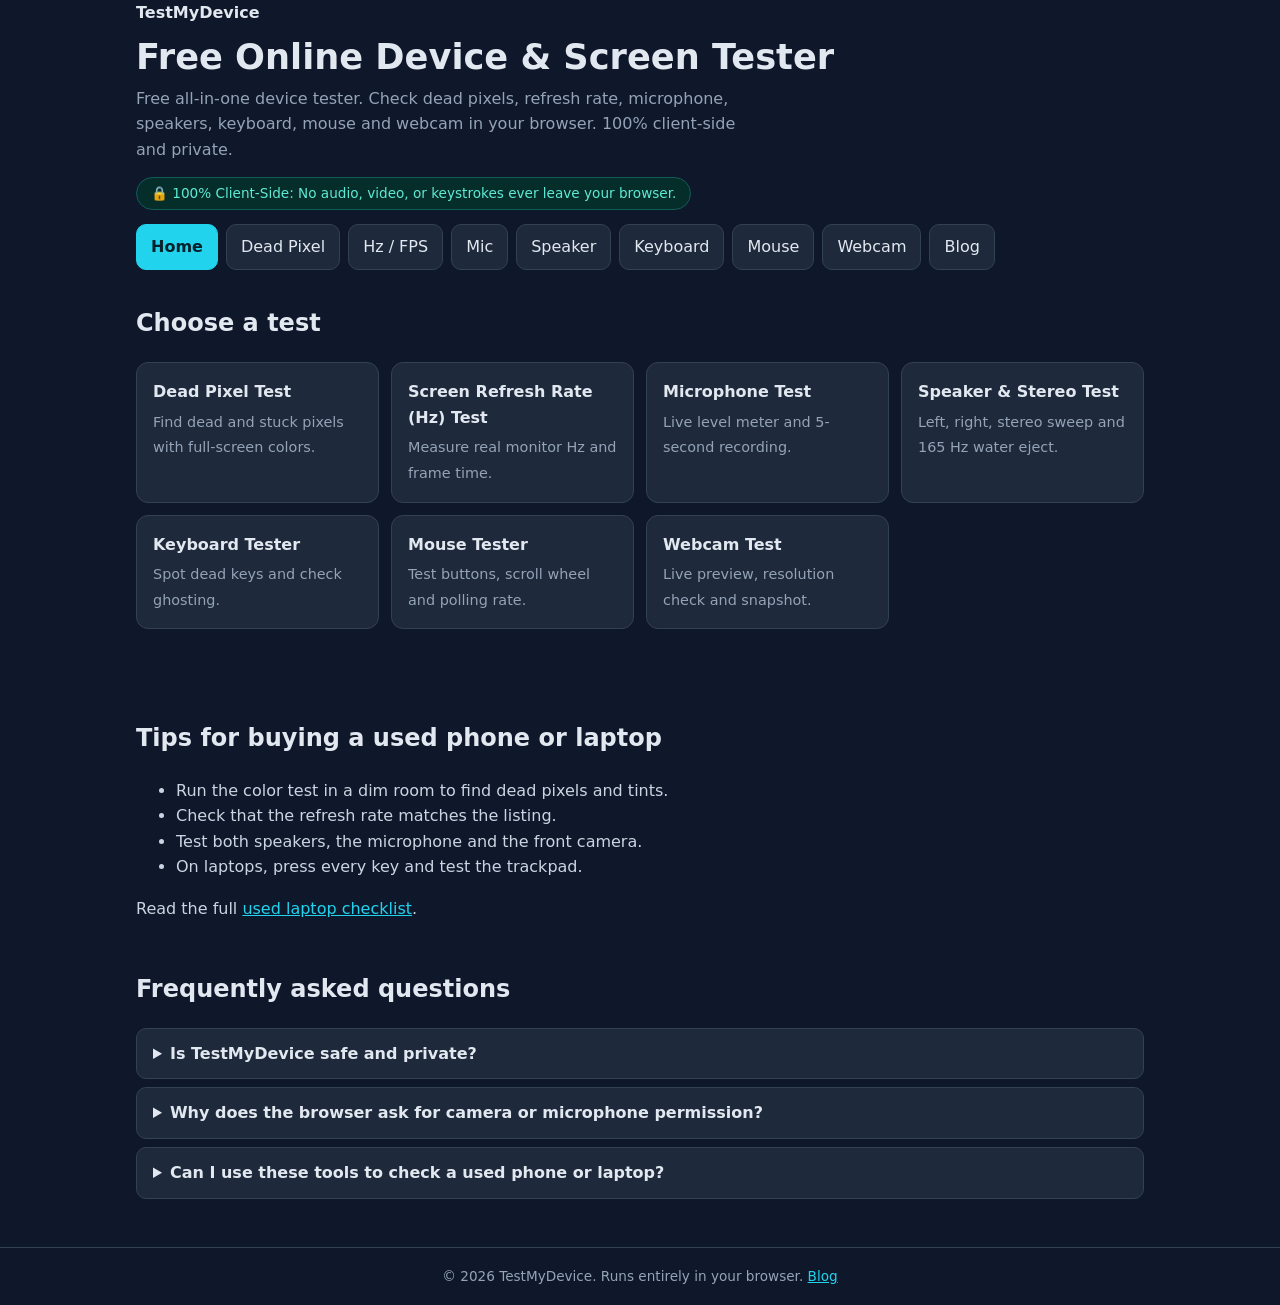
<file: index.html>
<!DOCTYPE html>
<html lang="en"><head><meta charset="utf-8"><meta name="viewport" content="width=device-width, initial-scale=1">
<title>TestMyDevice: Free Online Device Tester for Screen, Mic, Speaker, Keyboard &amp; Webcam</title><meta name="description" content="Free all-in-one device tester. Check dead pixels, refresh rate, microphone, speakers, keyboard, mouse and webcam in your browser. 100% client-side and private."><meta name="theme-color" content="#0f172a">
<link rel="canonical" href="https://testmydevice.shaor.workers.dev/"><link rel="stylesheet" href="/style.css">
<link rel="icon" href="data:image/svg+xml,%3Csvg xmlns='http://www.w3.org/2000/svg' viewBox='0 0 32 32'%3E%3Crect width='32' height='32' rx='7' fill='%230f172a'/%3E%3Crect x='6' y='8' width='20' height='13' rx='2' fill='none' stroke='%2322d3ee' stroke-width='2.5'/%3E%3Crect x='11' y='24' width='10' height='2.5' fill='%2322d3ee'/%3E%3C/svg%3E">
<meta property="og:type" content="website"><meta property="og:site_name" content="TestMyDevice"><meta property="og:title" content="TestMyDevice: Free Online Device Tester for Screen, Mic, Speaker, Keyboard &amp; Webcam"><meta property="og:description" content="Free all-in-one device tester. Check dead pixels, refresh rate, microphone, speakers, keyboard, mouse and webcam in your browser. 100% client-side and private."><meta property="og:url" content="https://testmydevice.shaor.workers.dev/"><meta name="twitter:card" content="summary">
<script type="application/ld+json">{"@context": "https://schema.org", "@graph": [{"@type": "WebSite", "name": "TestMyDevice", "url": "https://testmydevice.shaor.workers.dev/"}, {"@type": "WebApplication", "name": "TestMyDevice", "url": "https://testmydevice.shaor.workers.dev/", "applicationCategory": "UtilitiesApplication", "operatingSystem": "Any (modern web browser)", "offers": {"@type": "Offer", "price": "0", "priceCurrency": "USD"}, "description": "Free all-in-one device tester. Check dead pixels, refresh rate, microphone, speakers, keyboard, mouse and webcam in your browser. 100% client-side and private."}, {"@type": "FAQPage", "mainEntity": [{"@type": "Question", "name": "Is TestMyDevice safe and private?", "acceptedAnswer": {"@type": "Answer", "text": "Yes. Every test runs locally in your browser. Audio, video and keystrokes are never uploaded or stored."}}, {"@type": "Question", "name": "Why does the browser ask for camera or microphone permission?", "acceptedAnswer": {"@type": "Answer", "text": "Browsers require your explicit permission before a page can use them. Click Allow to run the test and revoke it any time in site settings."}}, {"@type": "Question", "name": "Can I use these tools to check a used phone or laptop?", "acceptedAnswer": {"@type": "Answer", "text": "Yes. Open the site in the device browser and run the screen, audio, keyboard and webcam tests while meeting the seller."}}]}]}</script></head><body>
<header class="w"><a class="brand" href="/">TestMyDevice</a><h1>Free Online Device &amp; Screen Tester</h1><p>Free all-in-one device tester. Check dead pixels, refresh rate, microphone, speakers, keyboard, mouse and webcam in your browser. 100% client-side and private.</p><span class="badge">&#128274; 100% Client-Side: No audio, video, or keystrokes ever leave your browser.</span></header>
<main class="w"><nav aria-label="Tools" id="tabs"><a href="/" aria-current="page">Home</a><a href="/dead-pixel-test/">Dead Pixel</a><a href="/refresh-rate-test/">Hz / FPS</a><a href="/mic-test/">Mic</a><a href="/speaker-test/">Speaker</a><a href="/keyboard-test/">Keyboard</a><a href="/mouse-test/">Mouse</a><a href="/webcam-test/">Webcam</a><a href="/blog/">Blog</a></nav><h2>Choose a test</h2><div class="tg"><a href="/dead-pixel-test/"><b>Dead Pixel Test</b><span>Find dead and stuck pixels with full-screen colors.</span></a><a href="/refresh-rate-test/"><b>Screen Refresh Rate (Hz) Test</b><span>Measure real monitor Hz and frame time.</span></a><a href="/mic-test/"><b>Microphone Test</b><span>Live level meter and 5-second recording.</span></a><a href="/speaker-test/"><b>Speaker &amp; Stereo Test</b><span>Left, right, stereo sweep and 165 Hz water eject.</span></a><a href="/keyboard-test/"><b>Keyboard Tester</b><span>Spot dead keys and check ghosting.</span></a><a href="/mouse-test/"><b>Mouse Tester</b><span>Test buttons, scroll wheel and polling rate.</span></a><a href="/webcam-test/"><b>Webcam Test</b><span>Live preview, resolution check and snapshot.</span></a></div><article class="seo"><h2>Tips for buying a used phone or laptop</h2><ul><li>Run the color test in a dim room to find dead pixels and tints.</li><li>Check that the refresh rate matches the listing.</li><li>Test both speakers, the microphone and the front camera.</li><li>On laptops, press every key and test the trackpad.</li></ul><p>Read the full <a href="/blog/check-used-laptop-before-buying/">used laptop checklist</a>.</p><h2>Frequently asked questions</h2><details><summary>Is TestMyDevice safe and private?</summary><p>Yes. Every test runs locally in your browser. Audio, video and keystrokes are never uploaded or stored.</p></details><details><summary>Why does the browser ask for camera or microphone permission?</summary><p>Browsers require your explicit permission before a page can use them. Click Allow to run the test and revoke it any time in site settings.</p></details><details><summary>Can I use these tools to check a used phone or laptop?</summary><p>Yes. Open the site in the device browser and run the screen, audio, keyboard and webcam tests while meeting the seller.</p></details></article></main>
<footer><div class="w">&copy; <span id="yr"></span> TestMyDevice. Runs entirely in your browser. <a href="/blog/">Blog</a></div></footer>
<script>document.getElementById("yr").textContent=new Date().getFullYear()</script></body></html>
</file>
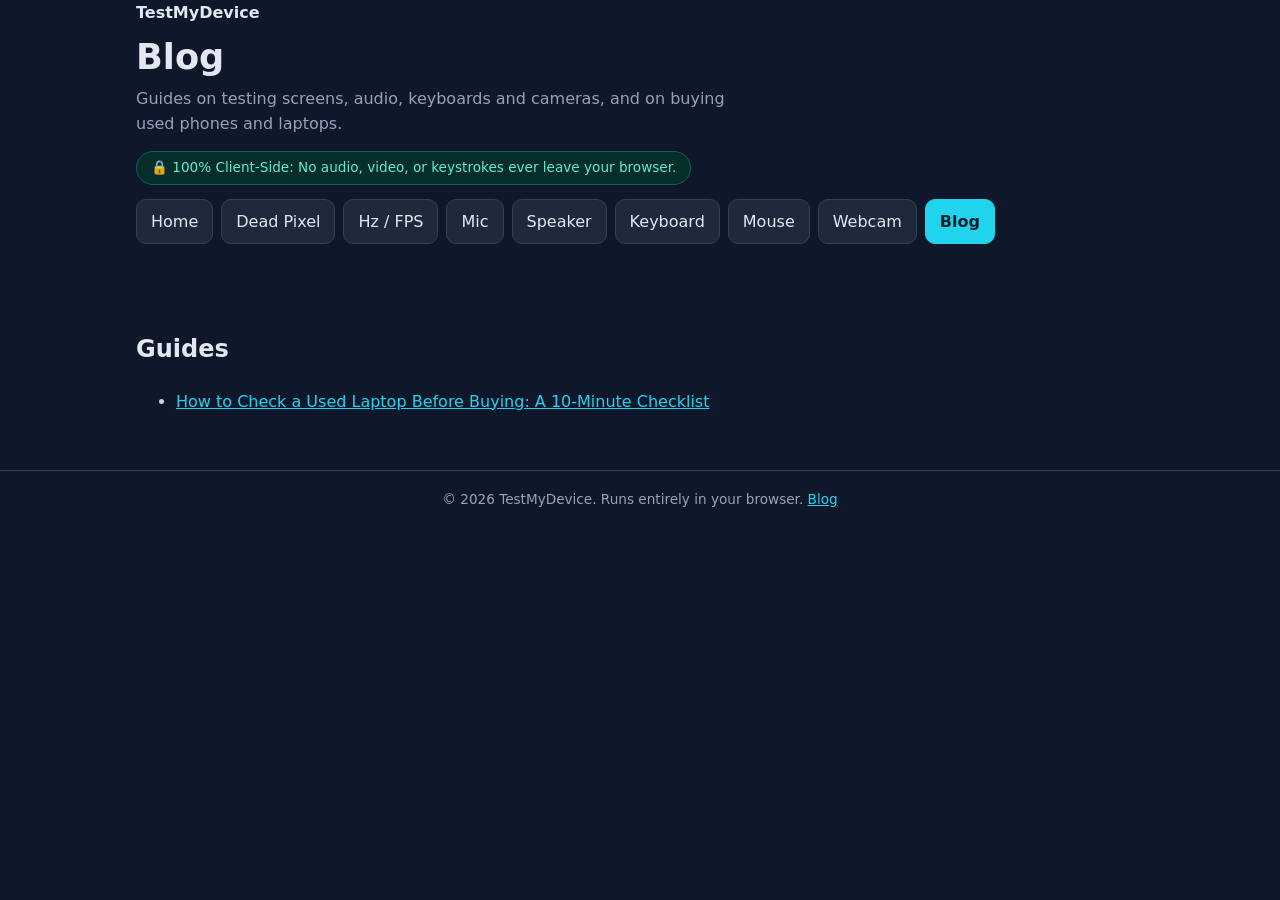
<file: blog/index.html>
<!DOCTYPE html>
<html lang="en"><head><meta charset="utf-8"><meta name="viewport" content="width=device-width, initial-scale=1">
<title>TestMyDevice Blog: Device Testing Guides</title><meta name="description" content="Guides on testing screens, audio, keyboards and cameras, and on buying used phones and laptops."><meta name="theme-color" content="#0f172a">
<link rel="canonical" href="https://testmydevice.shaor.workers.dev/blog/"><link rel="stylesheet" href="/style.css">
<link rel="icon" href="data:image/svg+xml,%3Csvg xmlns='http://www.w3.org/2000/svg' viewBox='0 0 32 32'%3E%3Crect width='32' height='32' rx='7' fill='%230f172a'/%3E%3Crect x='6' y='8' width='20' height='13' rx='2' fill='none' stroke='%2322d3ee' stroke-width='2.5'/%3E%3Crect x='11' y='24' width='10' height='2.5' fill='%2322d3ee'/%3E%3C/svg%3E">
<meta property="og:type" content="website"><meta property="og:site_name" content="TestMyDevice"><meta property="og:title" content="TestMyDevice Blog: Device Testing Guides"><meta property="og:description" content="Guides on testing screens, audio, keyboards and cameras, and on buying used phones and laptops."><meta property="og:url" content="https://testmydevice.shaor.workers.dev/blog/"><meta name="twitter:card" content="summary">
<script type="application/ld+json">{"@context": "https://schema.org", "@graph": [{"@type": "Blog", "name": "TestMyDevice Blog", "url": "https://testmydevice.shaor.workers.dev/blog/"}]}</script></head><body>
<header class="w"><a class="brand" href="/">TestMyDevice</a><h1>Blog</h1><p>Guides on testing screens, audio, keyboards and cameras, and on buying used phones and laptops.</p><span class="badge">&#128274; 100% Client-Side: No audio, video, or keystrokes ever leave your browser.</span></header>
<main class="w"><nav aria-label="Tools" id="tabs"><a href="/">Home</a><a href="/dead-pixel-test/">Dead Pixel</a><a href="/refresh-rate-test/">Hz / FPS</a><a href="/mic-test/">Mic</a><a href="/speaker-test/">Speaker</a><a href="/keyboard-test/">Keyboard</a><a href="/mouse-test/">Mouse</a><a href="/webcam-test/">Webcam</a><a href="/blog/" aria-current="page">Blog</a></nav><article class="seo"><h2>Guides</h2><ul><li><a href="/blog/check-used-laptop-before-buying/">How to Check a Used Laptop Before Buying: A 10-Minute Checklist</a></li></ul></article></main>
<footer><div class="w">&copy; <span id="yr"></span> TestMyDevice. Runs entirely in your browser. <a href="/blog/">Blog</a></div></footer>
<script>document.getElementById("yr").textContent=new Date().getFullYear()</script></body></html>
</file>
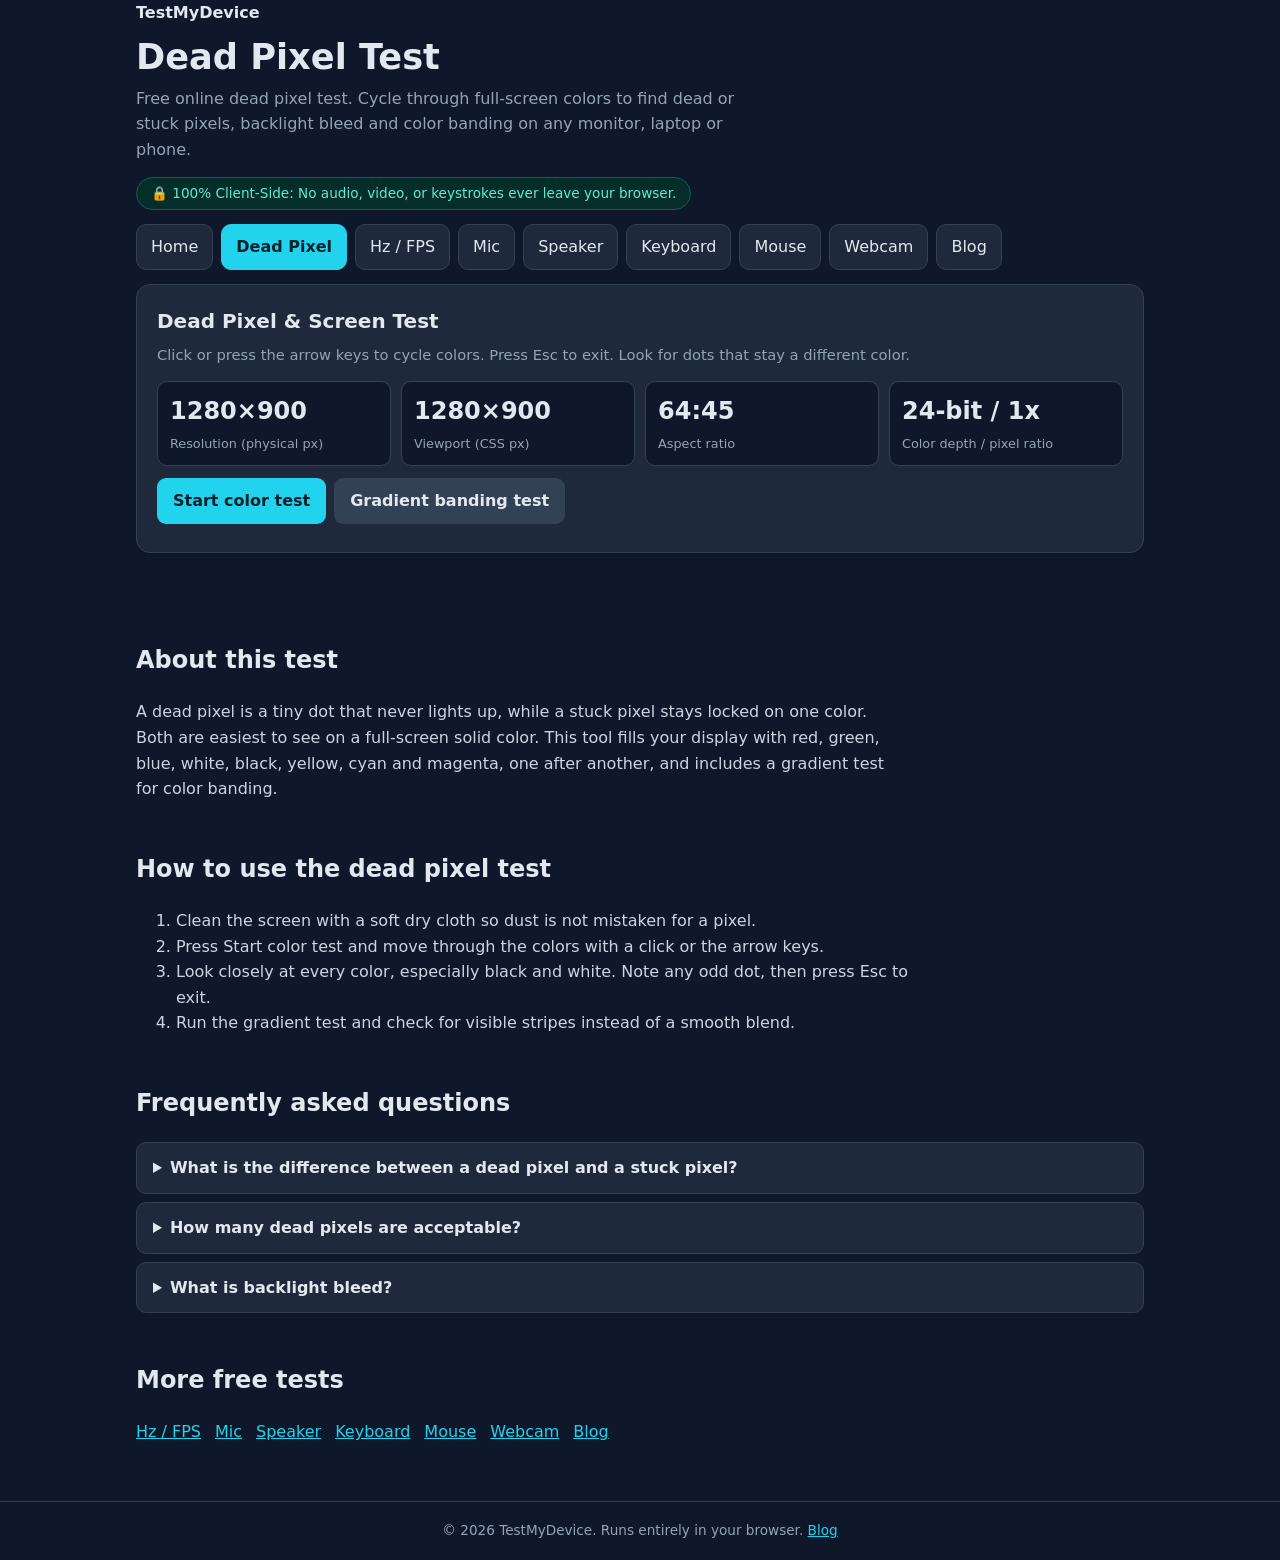
<file: dead-pixel-test/index.html>
<!DOCTYPE html>
<html lang="en"><head><meta charset="utf-8"><meta name="viewport" content="width=device-width, initial-scale=1">
<title>Dead Pixel Test: Free Online Screen Test for Stuck Pixels &amp; Backlight Bleed</title><meta name="description" content="Free online dead pixel test. Cycle through full-screen colors to find dead or stuck pixels, backlight bleed and color banding on any monitor, laptop or phone."><meta name="theme-color" content="#0f172a">
<link rel="canonical" href="https://testmydevice.shaor.workers.dev/dead-pixel-test/"><link rel="stylesheet" href="/style.css">
<link rel="icon" href="data:image/svg+xml,%3Csvg xmlns='http://www.w3.org/2000/svg' viewBox='0 0 32 32'%3E%3Crect width='32' height='32' rx='7' fill='%230f172a'/%3E%3Crect x='6' y='8' width='20' height='13' rx='2' fill='none' stroke='%2322d3ee' stroke-width='2.5'/%3E%3Crect x='11' y='24' width='10' height='2.5' fill='%2322d3ee'/%3E%3C/svg%3E">
<meta property="og:type" content="website"><meta property="og:site_name" content="TestMyDevice"><meta property="og:title" content="Dead Pixel Test: Free Online Screen Test for Stuck Pixels &amp; Backlight Bleed"><meta property="og:description" content="Free online dead pixel test. Cycle through full-screen colors to find dead or stuck pixels, backlight bleed and color banding on any monitor, laptop or phone."><meta property="og:url" content="https://testmydevice.shaor.workers.dev/dead-pixel-test/"><meta name="twitter:card" content="summary">
<script type="application/ld+json">{"@context": "https://schema.org", "@graph": [{"@type": "WebApplication", "name": "Dead Pixel Test", "url": "https://testmydevice.shaor.workers.dev/dead-pixel-test/", "applicationCategory": "UtilitiesApplication", "operatingSystem": "Any (modern web browser)", "offers": {"@type": "Offer", "price": "0", "priceCurrency": "USD"}, "description": "Free online dead pixel test. Cycle through full-screen colors to find dead or stuck pixels, backlight bleed and color banding on any monitor, laptop or phone."}, {"@type": "FAQPage", "mainEntity": [{"@type": "Question", "name": "What is the difference between a dead pixel and a stuck pixel?", "acceptedAnswer": {"@type": "Answer", "text": "A dead pixel stays black on every color. A stuck pixel stays one color, such as red or green. Stuck pixels can sometimes be fixed, dead pixels usually cannot."}}, {"@type": "Question", "name": "How many dead pixels are acceptable?", "acceptedAnswer": {"@type": "Answer", "text": "It depends on the manufacturer’s policy. Many brands allow a few on a panel, so check the warranty before you buy or return a screen."}}, {"@type": "Question", "name": "What is backlight bleed?", "acceptedAnswer": {"@type": "Answer", "text": "It is light leaking around the edges of an LCD screen, most visible on a black screen in a dark room. A little is normal, strong bright patches are not."}}]}]}</script></head><body>
<header class="w"><a class="brand" href="/">TestMyDevice</a><h1>Dead Pixel Test</h1><p>Free online dead pixel test. Cycle through full-screen colors to find dead or stuck pixels, backlight bleed and color banding on any monitor, laptop or phone.</p><span class="badge">&#128274; 100% Client-Side: No audio, video, or keystrokes ever leave your browser.</span></header>
<main class="w"><nav aria-label="Tools" id="tabs"><a href="/">Home</a><a href="/dead-pixel-test/" aria-current="page">Dead Pixel</a><a href="/refresh-rate-test/">Hz / FPS</a><a href="/mic-test/">Mic</a><a href="/speaker-test/">Speaker</a><a href="/keyboard-test/">Keyboard</a><a href="/mouse-test/">Mouse</a><a href="/webcam-test/">Webcam</a><a href="/blog/">Blog</a></nav><section id="t-screen" class="card">
<h2>Dead Pixel &amp; Screen Test</h2>
<p class="mu">Click or press the arrow keys to cycle colors. Press Esc to exit. Look for dots that stay a different color.</p>
<div class="g"><div class="st"><b id="sRes">-</b><span>Resolution (physical px)</span></div><div class="st"><b id="sVp">-</b><span>Viewport (CSS px)</span></div><div class="st"><b id="sAr">-</b><span>Aspect ratio</span></div><div class="st"><b id="sCd">-</b><span>Color depth / pixel ratio</span></div></div>
<button class="btn" id="bCol">Start color test</button><button class="btn s" id="bGrad">Gradient banding test</button>
</section><div id="fs" role="dialog" aria-label="Full-screen test"><i>Click or use arrow keys. Esc to exit.</i></div><article class="seo"><h2>About this test</h2><p>A dead pixel is a tiny dot that never lights up, while a stuck pixel stays locked on one color. Both are easiest to see on a full-screen solid color. This tool fills your display with red, green, blue, white, black, yellow, cyan and magenta, one after another, and includes a gradient test for color banding.</p><h2>How to use the dead pixel test</h2><ol><li>Clean the screen with a soft dry cloth so dust is not mistaken for a pixel.</li><li>Press Start color test and move through the colors with a click or the arrow keys.</li><li>Look closely at every color, especially black and white. Note any odd dot, then press Esc to exit.</li><li>Run the gradient test and check for visible stripes instead of a smooth blend.</li></ol><h2>Frequently asked questions</h2><details><summary>What is the difference between a dead pixel and a stuck pixel?</summary><p>A dead pixel stays black on every color. A stuck pixel stays one color, such as red or green. Stuck pixels can sometimes be fixed, dead pixels usually cannot.</p></details><details><summary>How many dead pixels are acceptable?</summary><p>It depends on the manufacturer’s policy. Many brands allow a few on a panel, so check the warranty before you buy or return a screen.</p></details><details><summary>What is backlight bleed?</summary><p>It is light leaking around the edges of an LCD screen, most visible on a black screen in a dark room. A little is normal, strong bright patches are not.</p></details><h2>More free tests</h2><p class="rel"><a href="/refresh-rate-test/">Hz / FPS</a><a href="/mic-test/">Mic</a><a href="/speaker-test/">Speaker</a><a href="/keyboard-test/">Keyboard</a><a href="/mouse-test/">Mouse</a><a href="/webcam-test/">Webcam</a><a href="/blog/">Blog</a></p></article></main>
<footer><div class="w">&copy; <span id="yr"></span> TestMyDevice. Runs entirely in your browser. <a href="/blog/">Blog</a></div></footer>
<script>document.getElementById("yr").textContent=new Date().getFullYear()</script><script src="/app.js" defer></script></body></html>
</file>
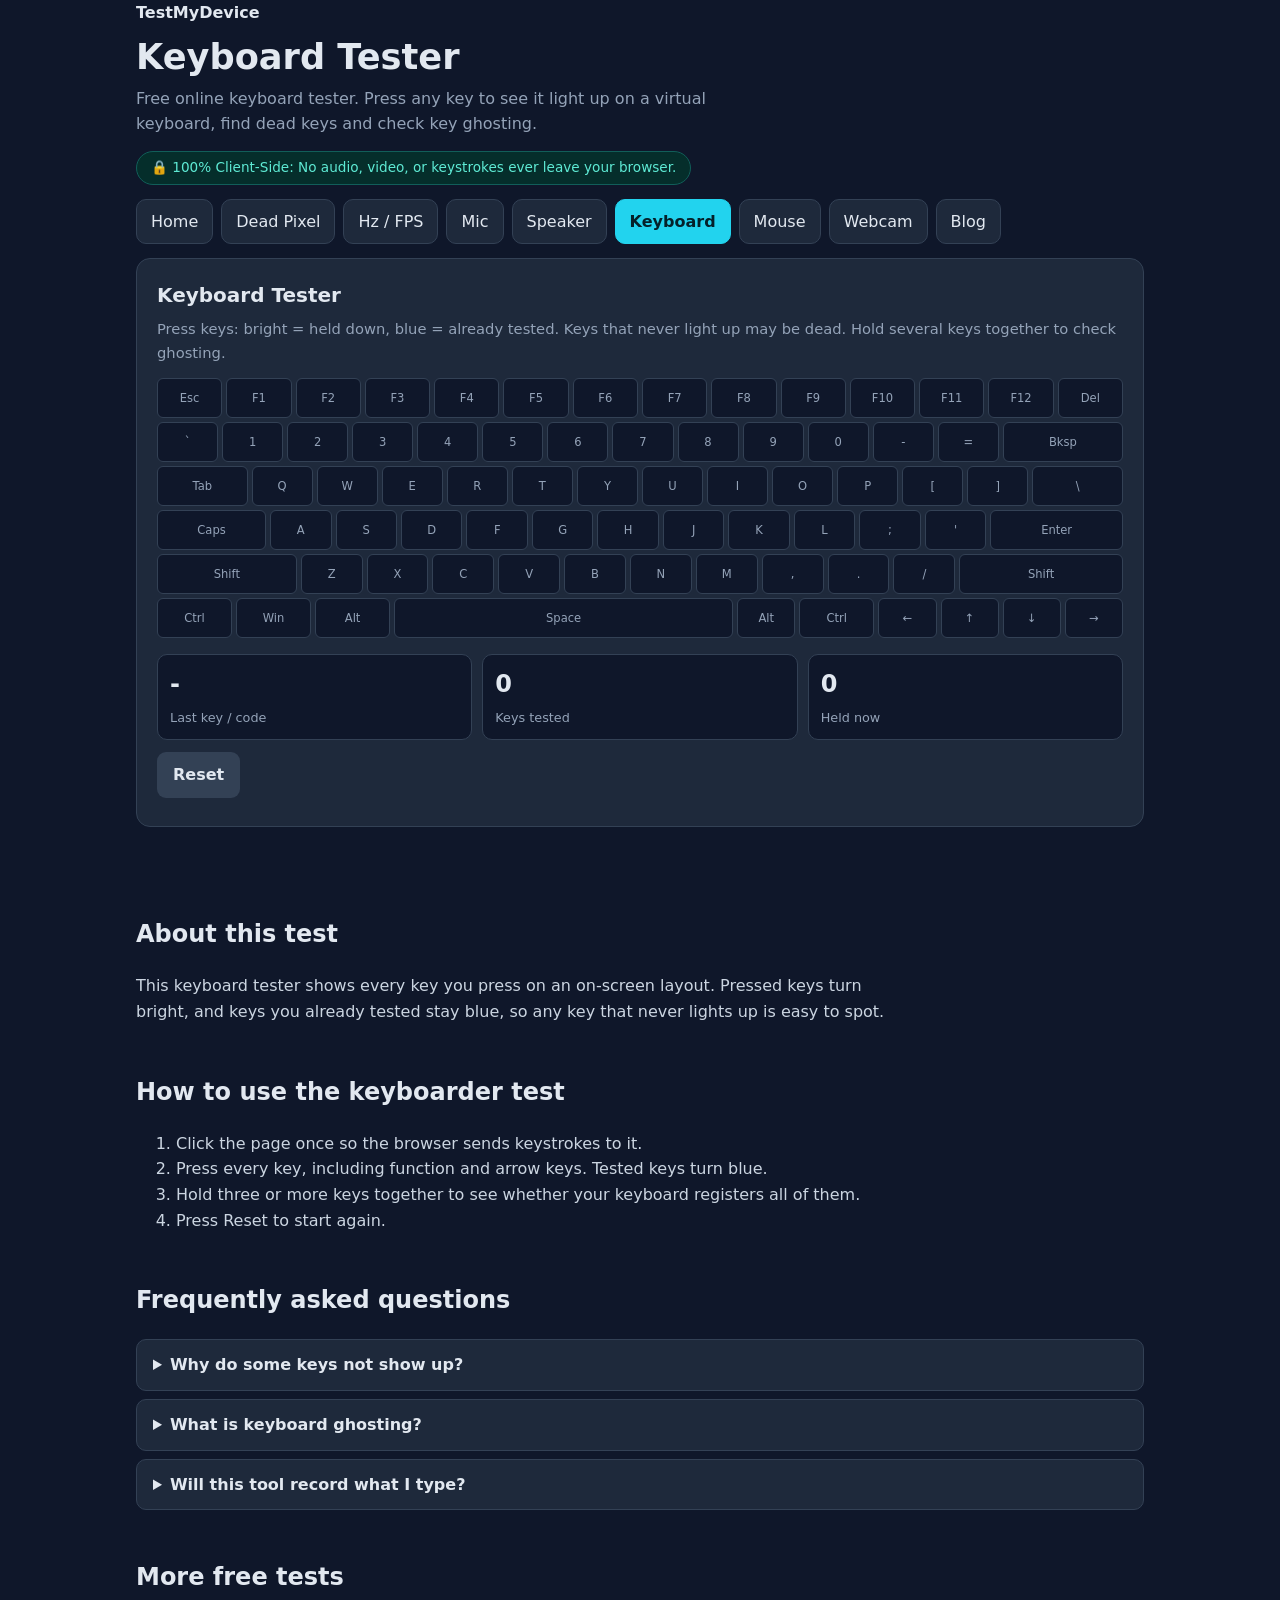
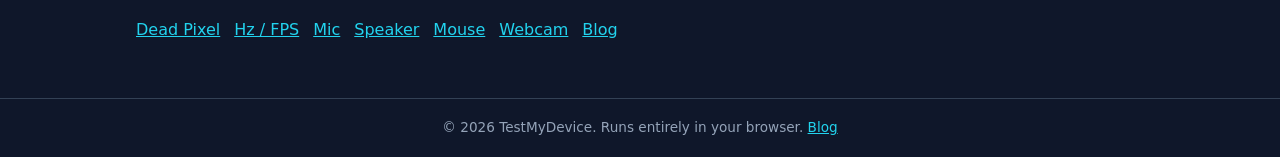
<file: keyboard-test/index.html>
<!DOCTYPE html>
<html lang="en"><head><meta charset="utf-8"><meta name="viewport" content="width=device-width, initial-scale=1">
<title>Keyboard Test: Online Key Tester for Dead Keys &amp; Ghosting</title><meta name="description" content="Free online keyboard tester. Press any key to see it light up on a virtual keyboard, find dead keys and check key ghosting."><meta name="theme-color" content="#0f172a">
<link rel="canonical" href="https://testmydevice.shaor.workers.dev/keyboard-test/"><link rel="stylesheet" href="/style.css">
<link rel="icon" href="data:image/svg+xml,%3Csvg xmlns='http://www.w3.org/2000/svg' viewBox='0 0 32 32'%3E%3Crect width='32' height='32' rx='7' fill='%230f172a'/%3E%3Crect x='6' y='8' width='20' height='13' rx='2' fill='none' stroke='%2322d3ee' stroke-width='2.5'/%3E%3Crect x='11' y='24' width='10' height='2.5' fill='%2322d3ee'/%3E%3C/svg%3E">
<meta property="og:type" content="website"><meta property="og:site_name" content="TestMyDevice"><meta property="og:title" content="Keyboard Test: Online Key Tester for Dead Keys &amp; Ghosting"><meta property="og:description" content="Free online keyboard tester. Press any key to see it light up on a virtual keyboard, find dead keys and check key ghosting."><meta property="og:url" content="https://testmydevice.shaor.workers.dev/keyboard-test/"><meta name="twitter:card" content="summary">
<script type="application/ld+json">{"@context": "https://schema.org", "@graph": [{"@type": "WebApplication", "name": "Keyboard Tester", "url": "https://testmydevice.shaor.workers.dev/keyboard-test/", "applicationCategory": "UtilitiesApplication", "operatingSystem": "Any (modern web browser)", "offers": {"@type": "Offer", "price": "0", "priceCurrency": "USD"}, "description": "Free online keyboard tester. Press any key to see it light up on a virtual keyboard, find dead keys and check key ghosting."}, {"@type": "FAQPage", "mainEntity": [{"@type": "Question", "name": "Why do some keys not show up?", "acceptedAnswer": {"@type": "Answer", "text": "Keys such as Fn, volume and media buttons are often handled by firmware and never reach the browser. The key may still work."}}, {"@type": "Question", "name": "What is keyboard ghosting?", "acceptedAnswer": {"@type": "Answer", "text": "Ghosting happens when a keyboard fails to register some keys pressed at the same time. Gaming keyboards with n-key rollover avoid it."}}, {"@type": "Question", "name": "Will this tool record what I type?", "acceptedAnswer": {"@type": "Answer", "text": "No. Keystrokes are processed in your browser only and are never stored or sent anywhere."}}]}]}</script></head><body>
<header class="w"><a class="brand" href="/">TestMyDevice</a><h1>Keyboard Tester</h1><p>Free online keyboard tester. Press any key to see it light up on a virtual keyboard, find dead keys and check key ghosting.</p><span class="badge">&#128274; 100% Client-Side: No audio, video, or keystrokes ever leave your browser.</span></header>
<main class="w"><nav aria-label="Tools" id="tabs"><a href="/">Home</a><a href="/dead-pixel-test/">Dead Pixel</a><a href="/refresh-rate-test/">Hz / FPS</a><a href="/mic-test/">Mic</a><a href="/speaker-test/">Speaker</a><a href="/keyboard-test/" aria-current="page">Keyboard</a><a href="/mouse-test/">Mouse</a><a href="/webcam-test/">Webcam</a><a href="/blog/">Blog</a></nav><section id="t-kb" class="card">
<h2>Keyboard Tester</h2>
<p class="mu">Press keys: bright = held down, blue = already tested. Keys that never light up may be dead. Hold several keys together to check ghosting.</p>
<div class="kb" id="kb"></div>
<div class="g" style="margin-top:12px"><div class="st"><b id="kLast">-</b><span>Last key / code</span></div><div class="st"><b id="kCnt">0</b><span>Keys tested</span></div><div class="st"><b id="kHold">0</b><span>Held now</span></div></div>
<button class="btn s" id="kReset">Reset</button>
</section><article class="seo"><h2>About this test</h2><p>This keyboard tester shows every key you press on an on-screen layout. Pressed keys turn bright, and keys you already tested stay blue, so any key that never lights up is easy to spot.</p><h2>How to use the keyboarder test</h2><ol><li>Click the page once so the browser sends keystrokes to it.</li><li>Press every key, including function and arrow keys. Tested keys turn blue.</li><li>Hold three or more keys together to see whether your keyboard registers all of them.</li><li>Press Reset to start again.</li></ol><h2>Frequently asked questions</h2><details><summary>Why do some keys not show up?</summary><p>Keys such as Fn, volume and media buttons are often handled by firmware and never reach the browser. The key may still work.</p></details><details><summary>What is keyboard ghosting?</summary><p>Ghosting happens when a keyboard fails to register some keys pressed at the same time. Gaming keyboards with n-key rollover avoid it.</p></details><details><summary>Will this tool record what I type?</summary><p>No. Keystrokes are processed in your browser only and are never stored or sent anywhere.</p></details><h2>More free tests</h2><p class="rel"><a href="/dead-pixel-test/">Dead Pixel</a><a href="/refresh-rate-test/">Hz / FPS</a><a href="/mic-test/">Mic</a><a href="/speaker-test/">Speaker</a><a href="/mouse-test/">Mouse</a><a href="/webcam-test/">Webcam</a><a href="/blog/">Blog</a></p></article></main>
<footer><div class="w">&copy; <span id="yr"></span> TestMyDevice. Runs entirely in your browser. <a href="/blog/">Blog</a></div></footer>
<script>document.getElementById("yr").textContent=new Date().getFullYear()</script><script src="/app.js" defer></script></body></html>
</file>
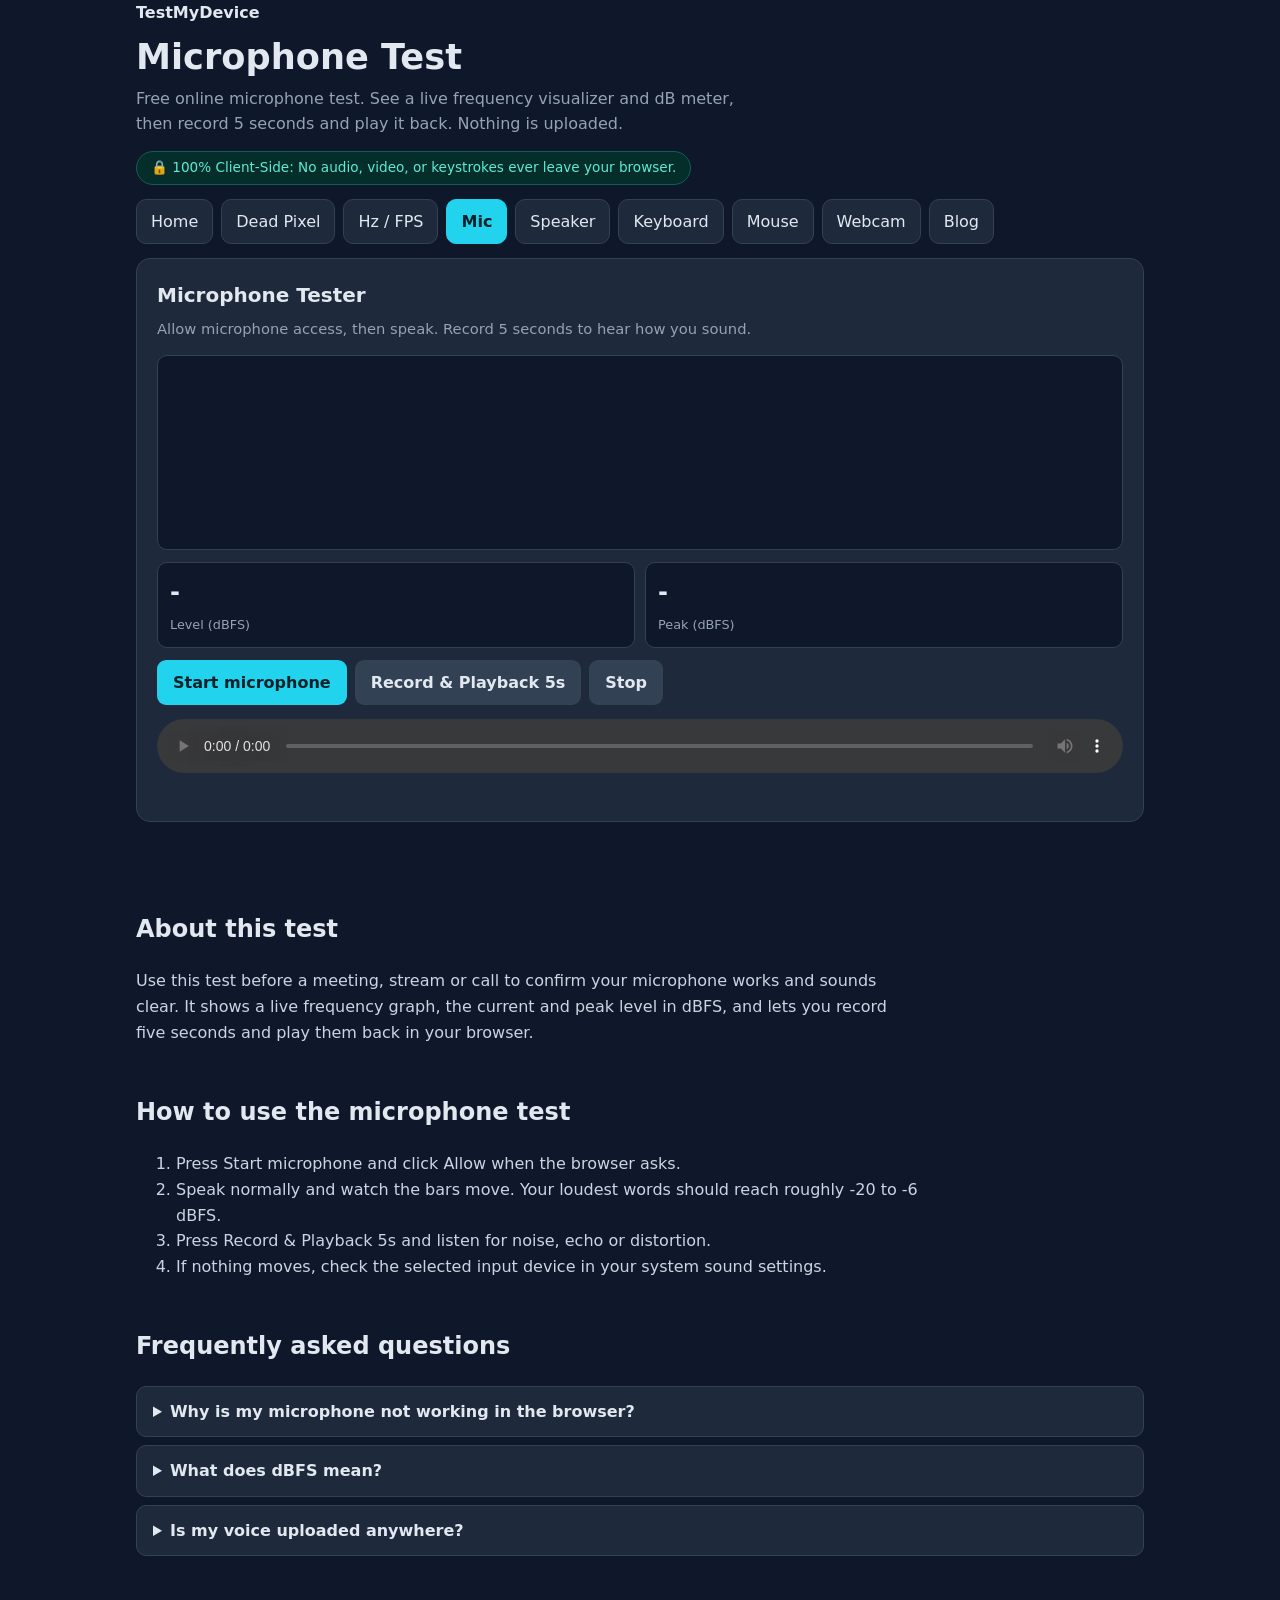
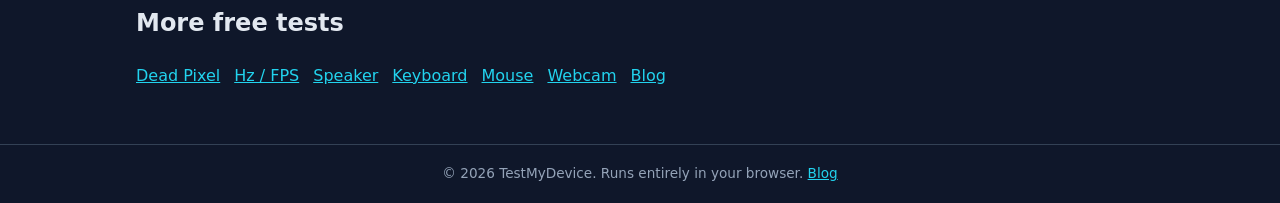
<file: mic-test/index.html>
<!DOCTYPE html>
<html lang="en"><head><meta charset="utf-8"><meta name="viewport" content="width=device-width, initial-scale=1">
<title>Microphone Test: Check Your Mic Online with Live Level Meter &amp; Recording</title><meta name="description" content="Free online microphone test. See a live frequency visualizer and dB meter, then record 5 seconds and play it back. Nothing is uploaded."><meta name="theme-color" content="#0f172a">
<link rel="canonical" href="https://testmydevice.shaor.workers.dev/mic-test/"><link rel="stylesheet" href="/style.css">
<link rel="icon" href="data:image/svg+xml,%3Csvg xmlns='http://www.w3.org/2000/svg' viewBox='0 0 32 32'%3E%3Crect width='32' height='32' rx='7' fill='%230f172a'/%3E%3Crect x='6' y='8' width='20' height='13' rx='2' fill='none' stroke='%2322d3ee' stroke-width='2.5'/%3E%3Crect x='11' y='24' width='10' height='2.5' fill='%2322d3ee'/%3E%3C/svg%3E">
<meta property="og:type" content="website"><meta property="og:site_name" content="TestMyDevice"><meta property="og:title" content="Microphone Test: Check Your Mic Online with Live Level Meter &amp; Recording"><meta property="og:description" content="Free online microphone test. See a live frequency visualizer and dB meter, then record 5 seconds and play it back. Nothing is uploaded."><meta property="og:url" content="https://testmydevice.shaor.workers.dev/mic-test/"><meta name="twitter:card" content="summary">
<script type="application/ld+json">{"@context": "https://schema.org", "@graph": [{"@type": "WebApplication", "name": "Microphone Test", "url": "https://testmydevice.shaor.workers.dev/mic-test/", "applicationCategory": "UtilitiesApplication", "operatingSystem": "Any (modern web browser)", "offers": {"@type": "Offer", "price": "0", "priceCurrency": "USD"}, "description": "Free online microphone test. See a live frequency visualizer and dB meter, then record 5 seconds and play it back. Nothing is uploaded."}, {"@type": "FAQPage", "mainEntity": [{"@type": "Question", "name": "Why is my microphone not working in the browser?", "acceptedAnswer": {"@type": "Answer", "text": "The site may be blocked in your browser permissions, another app may be using the mic, or the wrong input device is selected in system settings."}}, {"@type": "Question", "name": "What does dBFS mean?", "acceptedAnswer": {"@type": "Answer", "text": "It measures digital level where 0 is the maximum. Values close to 0 can clip and distort, very low values sound quiet."}}, {"@type": "Question", "name": "Is my voice uploaded anywhere?", "acceptedAnswer": {"@type": "Answer", "text": "No. Recording and playback happen only in your browser and the audio is discarded when you close the page."}}]}]}</script></head><body>
<header class="w"><a class="brand" href="/">TestMyDevice</a><h1>Microphone Test</h1><p>Free online microphone test. See a live frequency visualizer and dB meter, then record 5 seconds and play it back. Nothing is uploaded.</p><span class="badge">&#128274; 100% Client-Side: No audio, video, or keystrokes ever leave your browser.</span></header>
<main class="w"><nav aria-label="Tools" id="tabs"><a href="/">Home</a><a href="/dead-pixel-test/">Dead Pixel</a><a href="/refresh-rate-test/">Hz / FPS</a><a href="/mic-test/" aria-current="page">Mic</a><a href="/speaker-test/">Speaker</a><a href="/keyboard-test/">Keyboard</a><a href="/mouse-test/">Mouse</a><a href="/webcam-test/">Webcam</a><a href="/blog/">Blog</a></nav><section id="t-mic" class="card">
<h2>Microphone Tester</h2>
<p class="mu">Allow microphone access, then speak. Record 5 seconds to hear how you sound.</p>
<canvas id="mCv" width="800" height="160" aria-label="Frequency visualizer"></canvas>
<div class="g" style="margin-top:12px"><div class="st"><b id="mDb">-</b><span>Level (dBFS)</span></div><div class="st"><b id="mPk">-</b><span>Peak (dBFS)</span></div></div>
<button class="btn" id="mStart">Start microphone</button><button class="btn s" id="mRec" disabled>Record &amp; Playback 5s</button><button class="btn s" id="mStop" disabled>Stop</button>
<audio id="mAud" controls></audio><div class="msg" id="mMsg"></div>
</section><article class="seo"><h2>About this test</h2><p>Use this test before a meeting, stream or call to confirm your microphone works and sounds clear. It shows a live frequency graph, the current and peak level in dBFS, and lets you record five seconds and play them back in your browser.</p><h2>How to use the microphone test</h2><ol><li>Press Start microphone and click Allow when the browser asks.</li><li>Speak normally and watch the bars move. Your loudest words should reach roughly -20 to -6 dBFS.</li><li>Press Record &amp; Playback 5s and listen for noise, echo or distortion.</li><li>If nothing moves, check the selected input device in your system sound settings.</li></ol><h2>Frequently asked questions</h2><details><summary>Why is my microphone not working in the browser?</summary><p>The site may be blocked in your browser permissions, another app may be using the mic, or the wrong input device is selected in system settings.</p></details><details><summary>What does dBFS mean?</summary><p>It measures digital level where 0 is the maximum. Values close to 0 can clip and distort, very low values sound quiet.</p></details><details><summary>Is my voice uploaded anywhere?</summary><p>No. Recording and playback happen only in your browser and the audio is discarded when you close the page.</p></details><h2>More free tests</h2><p class="rel"><a href="/dead-pixel-test/">Dead Pixel</a><a href="/refresh-rate-test/">Hz / FPS</a><a href="/speaker-test/">Speaker</a><a href="/keyboard-test/">Keyboard</a><a href="/mouse-test/">Mouse</a><a href="/webcam-test/">Webcam</a><a href="/blog/">Blog</a></p></article></main>
<footer><div class="w">&copy; <span id="yr"></span> TestMyDevice. Runs entirely in your browser. <a href="/blog/">Blog</a></div></footer>
<script>document.getElementById("yr").textContent=new Date().getFullYear()</script><script src="/app.js" defer></script></body></html>
</file>
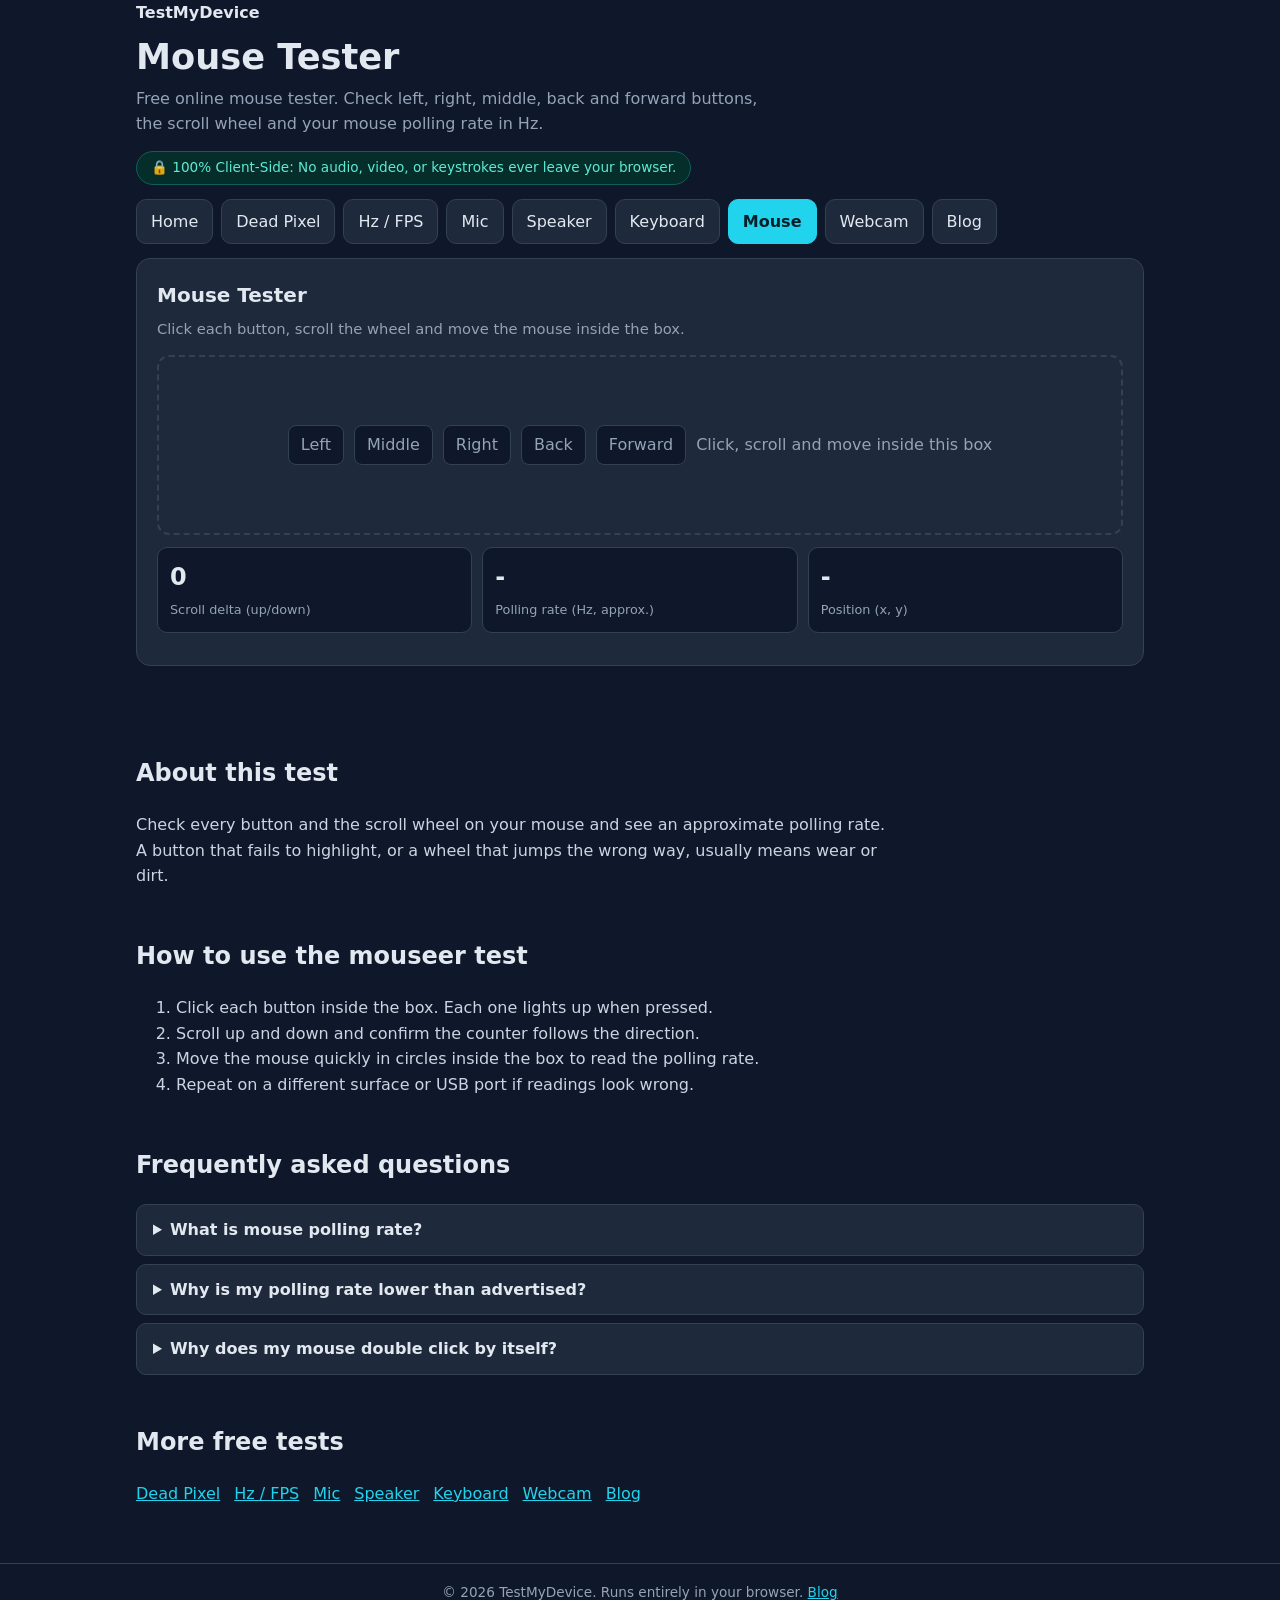
<file: mouse-test/index.html>
<!DOCTYPE html>
<html lang="en"><head><meta charset="utf-8"><meta name="viewport" content="width=device-width, initial-scale=1">
<title>Mouse Test: Click, Scroll Wheel &amp; Polling Rate Tester Online</title><meta name="description" content="Free online mouse tester. Check left, right, middle, back and forward buttons, the scroll wheel and your mouse polling rate in Hz."><meta name="theme-color" content="#0f172a">
<link rel="canonical" href="https://testmydevice.shaor.workers.dev/mouse-test/"><link rel="stylesheet" href="/style.css">
<link rel="icon" href="data:image/svg+xml,%3Csvg xmlns='http://www.w3.org/2000/svg' viewBox='0 0 32 32'%3E%3Crect width='32' height='32' rx='7' fill='%230f172a'/%3E%3Crect x='6' y='8' width='20' height='13' rx='2' fill='none' stroke='%2322d3ee' stroke-width='2.5'/%3E%3Crect x='11' y='24' width='10' height='2.5' fill='%2322d3ee'/%3E%3C/svg%3E">
<meta property="og:type" content="website"><meta property="og:site_name" content="TestMyDevice"><meta property="og:title" content="Mouse Test: Click, Scroll Wheel &amp; Polling Rate Tester Online"><meta property="og:description" content="Free online mouse tester. Check left, right, middle, back and forward buttons, the scroll wheel and your mouse polling rate in Hz."><meta property="og:url" content="https://testmydevice.shaor.workers.dev/mouse-test/"><meta name="twitter:card" content="summary">
<script type="application/ld+json">{"@context": "https://schema.org", "@graph": [{"@type": "WebApplication", "name": "Mouse Tester", "url": "https://testmydevice.shaor.workers.dev/mouse-test/", "applicationCategory": "UtilitiesApplication", "operatingSystem": "Any (modern web browser)", "offers": {"@type": "Offer", "price": "0", "priceCurrency": "USD"}, "description": "Free online mouse tester. Check left, right, middle, back and forward buttons, the scroll wheel and your mouse polling rate in Hz."}, {"@type": "FAQPage", "mainEntity": [{"@type": "Question", "name": "What is mouse polling rate?", "acceptedAnswer": {"@type": "Answer", "text": "It is how many times per second the mouse reports its position. Common values are 125, 500 and 1000Hz."}}, {"@type": "Question", "name": "Why is my polling rate lower than advertised?", "acceptedAnswer": {"@type": "Answer", "text": "Browsers may limit events to the screen refresh rate. Chrome and Edge usually give more accurate readings than other browsers."}}, {"@type": "Question", "name": "Why does my mouse double click by itself?", "acceptedAnswer": {"@type": "Answer", "text": "Switch wear is the usual cause. Click slowly here and watch whether a button lights up more than expected, then consider repair or replacement."}}]}]}</script></head><body>
<header class="w"><a class="brand" href="/">TestMyDevice</a><h1>Mouse Tester</h1><p>Free online mouse tester. Check left, right, middle, back and forward buttons, the scroll wheel and your mouse polling rate in Hz.</p><span class="badge">&#128274; 100% Client-Side: No audio, video, or keystrokes ever leave your browser.</span></header>
<main class="w"><nav aria-label="Tools" id="tabs"><a href="/">Home</a><a href="/dead-pixel-test/">Dead Pixel</a><a href="/refresh-rate-test/">Hz / FPS</a><a href="/mic-test/">Mic</a><a href="/speaker-test/">Speaker</a><a href="/keyboard-test/">Keyboard</a><a href="/mouse-test/" aria-current="page">Mouse</a><a href="/webcam-test/">Webcam</a><a href="/blog/">Blog</a></nav><section id="t-mouse" class="card"><h2>Mouse Tester</h2><p class="mu">Click each button, scroll the wheel and move the mouse inside the box.</p>
<div id="pad"><span class="mb" data-b="0">Left</span><span class="mb" data-b="1">Middle</span><span class="mb" data-b="2">Right</span><span class="mb" data-b="3">Back</span><span class="mb" data-b="4">Forward</span><span id="pTx">Click, scroll and move inside this box</span></div>
<div class="g" style="margin-top:12px"><div class="st"><b id="pWh">0</b><span>Scroll delta (up/down)</span></div><div class="st"><b id="pHz">-</b><span>Polling rate (Hz, approx.)</span></div><div class="st"><b id="pXY">-</b><span>Position (x, y)</span></div></div>
</section><article class="seo"><h2>About this test</h2><p>Check every button and the scroll wheel on your mouse and see an approximate polling rate. A button that fails to highlight, or a wheel that jumps the wrong way, usually means wear or dirt.</p><h2>How to use the mouseer test</h2><ol><li>Click each button inside the box. Each one lights up when pressed.</li><li>Scroll up and down and confirm the counter follows the direction.</li><li>Move the mouse quickly in circles inside the box to read the polling rate.</li><li>Repeat on a different surface or USB port if readings look wrong.</li></ol><h2>Frequently asked questions</h2><details><summary>What is mouse polling rate?</summary><p>It is how many times per second the mouse reports its position. Common values are 125, 500 and 1000Hz.</p></details><details><summary>Why is my polling rate lower than advertised?</summary><p>Browsers may limit events to the screen refresh rate. Chrome and Edge usually give more accurate readings than other browsers.</p></details><details><summary>Why does my mouse double click by itself?</summary><p>Switch wear is the usual cause. Click slowly here and watch whether a button lights up more than expected, then consider repair or replacement.</p></details><h2>More free tests</h2><p class="rel"><a href="/dead-pixel-test/">Dead Pixel</a><a href="/refresh-rate-test/">Hz / FPS</a><a href="/mic-test/">Mic</a><a href="/speaker-test/">Speaker</a><a href="/keyboard-test/">Keyboard</a><a href="/webcam-test/">Webcam</a><a href="/blog/">Blog</a></p></article></main>
<footer><div class="w">&copy; <span id="yr"></span> TestMyDevice. Runs entirely in your browser. <a href="/blog/">Blog</a></div></footer>
<script>document.getElementById("yr").textContent=new Date().getFullYear()</script><script src="/app.js" defer></script></body></html>
</file>
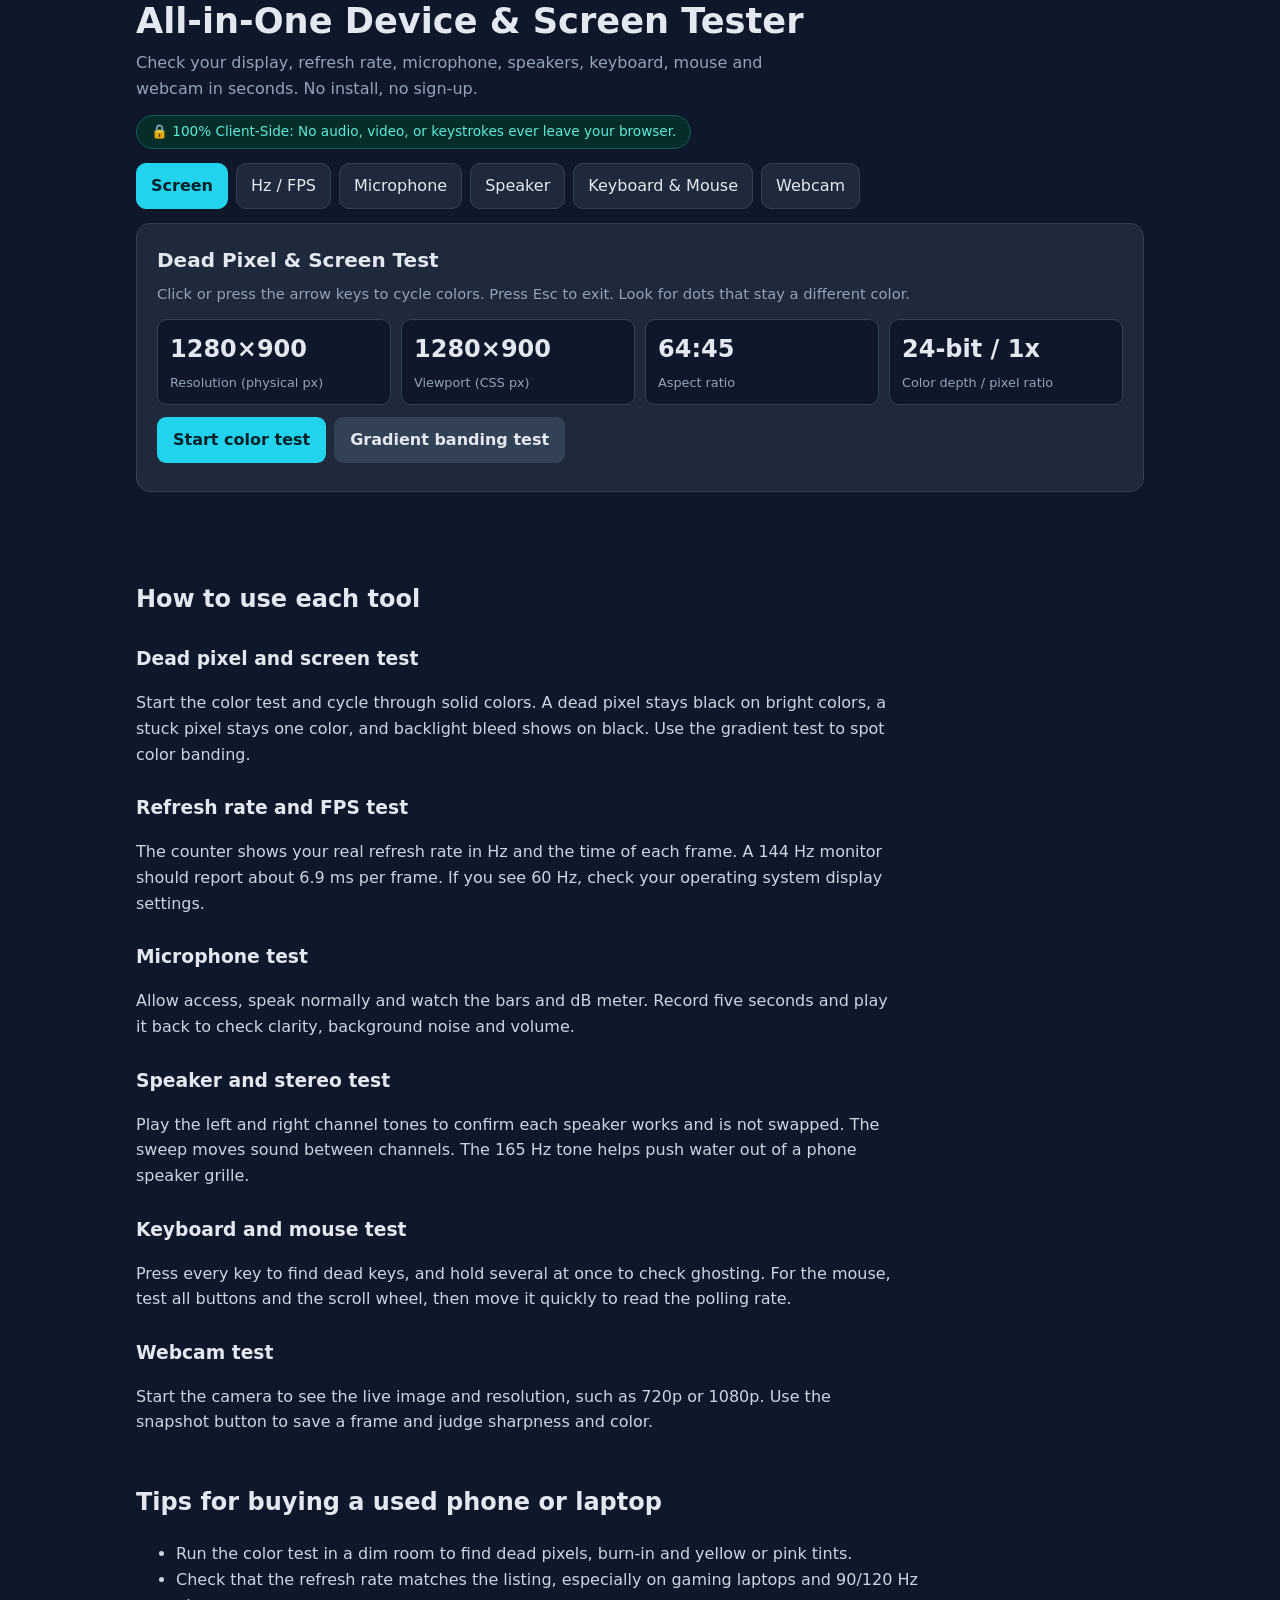
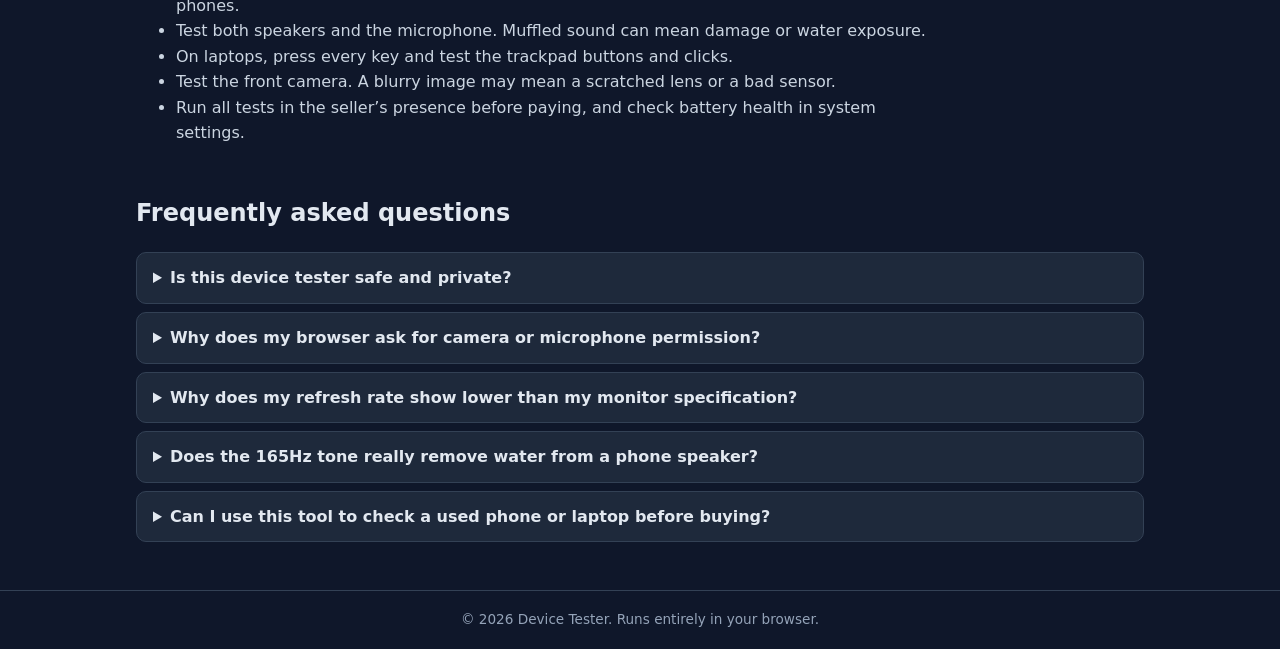
<file: public/index.html>
<!DOCTYPE html>
<html lang="en">
<head>
<meta charset="utf-8">
<meta name="viewport" content="width=device-width, initial-scale=1">
<title>Free Online Device Tester: Dead Pixel, Hz, Mic, Speaker, Keyboard & Webcam Test</title>
<meta name="description" content="Free all-in-one device tester. Check dead pixels, screen refresh rate (Hz), microphone, speakers, keyboard, mouse polling rate and webcam in your browser. 100% client-side and private.">
<meta name="theme-color" content="#0f172a">
<link rel="canonical" href="https://test.yourdomain.com/">
<link rel="icon" href="data:image/svg+xml,%3Csvg xmlns='http://www.w3.org/2000/svg' viewBox='0 0 32 32'%3E%3Crect width='32' height='32' rx='7' fill='%230f172a'/%3E%3Crect x='6' y='8' width='20' height='13' rx='2' fill='none' stroke='%2322d3ee' stroke-width='2.5'/%3E%3Crect x='11' y='24' width='10' height='2.5' fill='%2322d3ee'/%3E%3C/svg%3E">
<meta property="og:type" content="website">
<meta property="og:title" content="Free Online Device Tester: Screen, Audio, Keyboard, Mouse & Webcam">
<meta property="og:description" content="Test your screen, refresh rate, microphone, speakers, keyboard, mouse and webcam in one fast page. Nothing leaves your browser.">
<meta property="og:url" content="https://test.yourdomain.com/">
<meta name="twitter:card" content="summary">
<script type="application/ld+json">
{"@context":"https://schema.org","@graph":[
{"@type":"WebApplication","name":"All-in-One Device & Screen Tester","url":"https://test.yourdomain.com/","applicationCategory":"UtilitiesApplication","operatingSystem":"Any (modern web browser)","offers":{"@type":"Offer","price":"0","priceCurrency":"USD"},"description":"Browser-based tools to test dead pixels, refresh rate, microphone, speakers, keyboard, mouse and webcam. Runs entirely on the client."},
{"@type":"FAQPage","mainEntity":[
{"@type":"Question","name":"Is this device tester safe and private?","acceptedAnswer":{"@type":"Answer","text":"Yes. Every test runs locally in your browser. Audio, video and keystrokes are never uploaded or stored on a server."}},
{"@type":"Question","name":"Why does my browser ask for camera or microphone permission?","acceptedAnswer":{"@type":"Answer","text":"Browsers require your explicit permission before a web page can use the camera or microphone. Click Allow to run the test, and you can revoke it at any time in the site settings."}},
{"@type":"Question","name":"Why does my refresh rate show lower than my monitor specification?","acceptedAnswer":{"@type":"Answer","text":"The browser measures the rate it actually draws at. Battery saver mode, a wrong display setting, a background tab or a cable limit can lower it. Set the refresh rate in your operating system display settings and test again."}},
{"@type":"Question","name":"Does the 165Hz tone really remove water from a phone speaker?","acceptedAnswer":{"@type":"Answer","text":"The vibration of a low-frequency tone can push small water droplets out of the speaker grille. It will not fix liquid damage inside the device, so let the phone dry completely afterwards."}},
{"@type":"Question","name":"Can I use this tool to check a used phone or laptop before buying?","acceptedAnswer":{"@type":"Answer","text":"Yes. Open the page in the device browser and run the screen, audio, keyboard, touch and webcam tests during the meeting with the seller."}}]}]}
</script>
<style>
:root{--bg:#0f172a;--card:#1e293b;--line:#334155;--tx:#e2e8f0;--mu:#94a3b8;--ac:#22d3ee;--ok:#4ade80;--bad:#f87171;color-scheme:dark}
*{box-sizing:border-box}html{scroll-behavior:smooth}
body{margin:0;background:var(--bg);color:var(--tx);font:16px/1.6 system-ui,-apple-system,"Segoe UI",Roboto,sans-serif}
.w{max-width:1040px;margin:0 auto;padding:0 16px}
header{padding:28px 0 12px}h1{font-size:clamp(1.5rem,4vw,2.2rem);line-height:1.2;margin:0 0 8px}
header p{color:var(--mu);margin:0 0 14px;max-width:62ch}
.badge{display:inline-block;background:#052e2b;border:1px solid #115e59;color:#5eead4;border-radius:99px;padding:5px 14px;font-size:.85rem}
nav{display:flex;gap:8px;overflow-x:auto;padding:14px 0;position:sticky;top:0;background:var(--bg);z-index:5;scrollbar-width:thin}
nav button{flex:0 0 auto;background:var(--card);color:var(--tx);border:1px solid var(--line);border-radius:10px;padding:9px 14px;font:inherit;cursor:pointer}
nav button[aria-selected=true]{background:var(--ac);color:#04212a;border-color:var(--ac);font-weight:600}
button:focus-visible,summary:focus-visible,select:focus-visible{outline:2px solid var(--ac);outline-offset:2px}
.card{background:var(--card);border:1px solid var(--line);border-radius:14px;padding:20px;margin-bottom:16px}
.card h2{margin:0 0 6px;font-size:1.25rem}.mu{color:var(--mu);font-size:.92rem;margin:0 0 14px}
.btn{background:var(--ac);color:#04212a;border:0;border-radius:9px;padding:10px 16px;font:inherit;font-weight:600;cursor:pointer;margin:0 8px 8px 0}
.btn.s{background:#334155;color:var(--tx)}.btn:active{transform:translateY(1px)}
.g{display:grid;grid-template-columns:repeat(auto-fit,minmax(150px,1fr));gap:10px;margin-bottom:12px}
.st{background:var(--bg);border:1px solid var(--line);border-radius:10px;padding:10px 12px}.st b{display:block;font-size:1.5rem;font-variant-numeric:tabular-nums}.st span{color:var(--mu);font-size:.8rem}
canvas{width:100%;background:var(--bg);border:1px solid var(--line);border-radius:10px;display:block}
#fs{position:fixed;inset:0;z-index:99;display:none;cursor:pointer}#fs.on{display:block}
#fs i{position:absolute;left:50%;bottom:24px;transform:translateX(-50%);background:#000a;color:#fff;font:normal .85rem system-ui;padding:6px 14px;border-radius:99px;animation:f 3s forwards}
@keyframes f{70%{opacity:1}to{opacity:0}}
.lane{position:relative;height:34px;background:var(--bg);border:1px solid var(--line);border-radius:8px;margin-bottom:8px;overflow:hidden}
.lane u{position:absolute;top:5px;left:0;width:44px;height:22px;border-radius:50% 50% 8px 8px;background:var(--ac);text-decoration:none;will-change:transform}
.lane small{position:absolute;right:8px;top:6px;color:var(--mu)}
.kb{display:flex;flex-direction:column;gap:4px;user-select:none;overflow-x:auto;padding-bottom:4px}
.kr{display:flex;gap:4px;min-width:640px}
.k{flex:1 1 0;min-width:0;height:40px;background:var(--bg);border:1px solid var(--line);border-radius:6px;display:flex;align-items:center;justify-content:center;font-size:.72rem;color:var(--mu)}
.k.u{background:#164e63;color:#fff;border-color:#155e75}.k.d{background:var(--ac);color:#04212a;border-color:var(--ac)}
#pad{height:180px;border:2px dashed var(--line);border-radius:12px;display:flex;align-items:center;justify-content:center;gap:10px;flex-wrap:wrap;touch-action:none;text-align:center;padding:10px;color:var(--mu)}
.mb{padding:6px 12px;border:1px solid var(--line);border-radius:8px;background:var(--bg)}.mb.d{background:var(--ac);color:#04212a}.mb.u{background:#164e63;color:#fff}
video{width:100%;max-height:60vh;background:#000;border-radius:10px;display:block}
.msg{color:var(--bad);min-height:1.4em;font-size:.9rem}
audio{width:100%;margin-top:6px}
.seo{padding:24px 0 40px}.seo h2{margin-top:2em}.seo h3{margin:1.4em 0 .3em}.seo p,.seo li{color:#cbd5e1;max-width:75ch}
details{background:var(--card);border:1px solid var(--line);border-radius:10px;padding:12px 16px;margin-bottom:8px}summary{cursor:pointer;font-weight:600}
footer{border-top:1px solid var(--line);padding:18px 0;color:var(--mu);font-size:.85rem;text-align:center}
@media(prefers-reduced-motion:reduce){*{animation:none!important;scroll-behavior:auto!important}}
</style>
</head>
<body>
<header class="w">
<h1>All-in-One Device &amp; Screen Tester</h1>
<p>Check your display, refresh rate, microphone, speakers, keyboard, mouse and webcam in seconds. No install, no sign-up.</p>
<span class="badge">&#128274; 100% Client-Side: No audio, video, or keystrokes ever leave your browser.</span>
</header>
<main class="w">
<nav role="tablist" aria-label="Tools" id="tabs"></nav>

<section id="t-screen" class="card" hidden>
<h2>Dead Pixel &amp; Screen Test</h2>
<p class="mu">Click or press the arrow keys to cycle colors. Press Esc to exit. Look for dots that stay a different color.</p>
<div class="g"><div class="st"><b id="sRes">-</b><span>Resolution (physical px)</span></div><div class="st"><b id="sVp">-</b><span>Viewport (CSS px)</span></div><div class="st"><b id="sAr">-</b><span>Aspect ratio</span></div><div class="st"><b id="sCd">-</b><span>Color depth / pixel ratio</span></div></div>
<button class="btn" id="bCol">Start color test</button><button class="btn s" id="bGrad">Gradient banding test</button>
</section>

<section id="t-hz" class="card" hidden>
<h2>Refresh Rate (Hz) &amp; FPS Test</h2>
<p class="mu">Measured live with requestAnimationFrame. Keep this tab in the foreground for an accurate reading.</p>
<div class="g"><div class="st"><b id="hHz">-</b><span>Refresh rate (Hz)</span></div><div class="st"><b id="hMs">-</b><span>Frame time (ms)</span></div><div class="st"><b id="hMm">-</b><span>Min / max (ms)</span></div></div>
<div class="lane"><u data-fps="0"></u><small>Native rate</small></div>
<div class="lane"><u data-fps="60"></u><small>60 FPS</small></div>
<div class="lane"><u data-fps="30"></u><small>30 FPS</small></div>
<p class="mu">Watch the objects. The higher the refresh rate, the smoother and less blurry the motion looks.</p>
</section>

<section id="t-mic" class="card" hidden>
<h2>Microphone Tester</h2>
<p class="mu">Allow microphone access, then speak. Record 5 seconds to hear how you sound.</p>
<canvas id="mCv" width="800" height="160" aria-label="Frequency visualizer"></canvas>
<div class="g" style="margin-top:12px"><div class="st"><b id="mDb">-</b><span>Level (dBFS)</span></div><div class="st"><b id="mPk">-</b><span>Peak (dBFS)</span></div></div>
<button class="btn" id="mStart">Start microphone</button><button class="btn s" id="mRec" disabled>Record &amp; Playback 5s</button><button class="btn s" id="mStop" disabled>Stop</button>
<audio id="mAud" controls hidden></audio><div class="msg" id="mMsg"></div>
</section>

<section id="t-spk" class="card" hidden>
<h2>Speaker &amp; Stereo Audio Tester</h2>
<p class="mu">Use headphones or speakers at a low volume first. Each button plays a test tone.</p>
<button class="btn" data-a="L">Left channel</button><button class="btn" data-a="R">Right channel</button><button class="btn" data-a="S">Stereo sweep</button><button class="btn s" data-a="W">Water eject 165 Hz</button><button class="btn s" id="aStop">Stop</button>
<p class="mu" id="aInfo">Ready.</p>
<p class="mu">Water eject plays a 165 Hz sine wave for 30 seconds. Place the phone with the speaker facing down and raise the volume to maximum.</p>
</section>

<section id="t-kb" class="card" hidden>
<h2>Keyboard &amp; Mouse Tester</h2>
<p class="mu">Press keys: bright = held down, blue = already tested. Keys that never light up may be dead. Hold several keys together to check ghosting.</p>
<div class="kb" id="kb"></div>
<div class="g" style="margin-top:12px"><div class="st"><b id="kLast">-</b><span>Last key / code</span></div><div class="st"><b id="kCnt">0</b><span>Keys tested</span></div><div class="st"><b id="kHold">0</b><span>Held now</span></div></div>
<button class="btn s" id="kReset">Reset</button>
<h2 style="margin-top:18px">Mouse</h2>
<div id="pad"><span class="mb" data-b="0">Left</span><span class="mb" data-b="1">Middle</span><span class="mb" data-b="2">Right</span><span class="mb" data-b="3">Back</span><span class="mb" data-b="4">Forward</span><span id="pTx">Click, scroll and move inside this box</span></div>
<div class="g" style="margin-top:12px"><div class="st"><b id="pWh">0</b><span>Scroll delta (up/down)</span></div><div class="st"><b id="pHz">-</b><span>Polling rate (Hz, approx.)</span></div><div class="st"><b id="pXY">-</b><span>Position (x, y)</span></div></div>
</section>

<section id="t-cam" class="card" hidden>
<h2>Webcam Tester</h2>
<p class="mu">Allow camera access to see a live preview and your real resolution.</p>
<video id="cV" autoplay playsinline muted></video>
<div class="g" style="margin-top:12px"><div class="st"><b id="cRes">-</b><span>Resolution</span></div><div class="st"><b id="cQ">-</b><span>Quality</span></div><div class="st"><b id="cFps">-</b><span>Frame rate</span></div></div>
<button class="btn" id="cStart">Start camera</button><button class="btn s" id="cMir">Mirror: on</button><button class="btn s" id="cSnap" disabled>Download snapshot</button><button class="btn s" id="cStop" disabled>Stop</button>
<div class="msg" id="cMsg"></div>
</section>

<article class="seo">
<h2>How to use each tool</h2>
<h3>Dead pixel and screen test</h3><p>Start the color test and cycle through solid colors. A dead pixel stays black on bright colors, a stuck pixel stays one color, and backlight bleed shows on black. Use the gradient test to spot color banding.</p>
<h3>Refresh rate and FPS test</h3><p>The counter shows your real refresh rate in Hz and the time of each frame. A 144 Hz monitor should report about 6.9 ms per frame. If you see 60 Hz, check your operating system display settings.</p>
<h3>Microphone test</h3><p>Allow access, speak normally and watch the bars and dB meter. Record five seconds and play it back to check clarity, background noise and volume.</p>
<h3>Speaker and stereo test</h3><p>Play the left and right channel tones to confirm each speaker works and is not swapped. The sweep moves sound between channels. The 165 Hz tone helps push water out of a phone speaker grille.</p>
<h3>Keyboard and mouse test</h3><p>Press every key to find dead keys, and hold several at once to check ghosting. For the mouse, test all buttons and the scroll wheel, then move it quickly to read the polling rate.</p>
<h3>Webcam test</h3><p>Start the camera to see the live image and resolution, such as 720p or 1080p. Use the snapshot button to save a frame and judge sharpness and color.</p>

<h2>Tips for buying a used phone or laptop</h2>
<ul>
<li>Run the color test in a dim room to find dead pixels, burn-in and yellow or pink tints.</li>
<li>Check that the refresh rate matches the listing, especially on gaming laptops and 90/120 Hz phones.</li>
<li>Test both speakers and the microphone. Muffled sound can mean damage or water exposure.</li>
<li>On laptops, press every key and test the trackpad buttons and clicks.</li>
<li>Test the front camera. A blurry image may mean a scratched lens or a bad sensor.</li>
<li>Run all tests in the seller&rsquo;s presence before paying, and check battery health in system settings.</li>
</ul>

<h2>Frequently asked questions</h2>
<details><summary>Is this device tester safe and private?</summary><p>Yes. Every test runs locally in your browser. Audio, video and keystrokes are never uploaded or stored on a server.</p></details>
<details><summary>Why does my browser ask for camera or microphone permission?</summary><p>Browsers require your explicit permission before a web page can use the camera or microphone. Click Allow to run the test, and you can revoke it at any time in the site settings.</p></details>
<details><summary>Why does my refresh rate show lower than my monitor specification?</summary><p>The browser measures the rate it actually draws at. Battery saver mode, a wrong display setting, a background tab or a cable limit can lower it. Set the refresh rate in your operating system display settings and test again.</p></details>
<details><summary>Does the 165Hz tone really remove water from a phone speaker?</summary><p>The vibration of a low-frequency tone can push small water droplets out of the speaker grille. It will not fix liquid damage inside the device, so let the phone dry completely afterwards.</p></details>
<details><summary>Can I use this tool to check a used phone or laptop before buying?</summary><p>Yes. Open the page in the device browser and run the screen, audio, keyboard, touch and webcam tests during the meeting with the seller.</p></details>
</article>
</main>
<footer><div class="w">&copy; <span id="yr"></span> Device Tester. Runs entirely in your browser.</div></footer>
<div id="fs" role="dialog" aria-label="Full-screen test"><i>Click or use arrow keys. Esc to exit.</i></div>

<script>
(function(){
"use strict";
var $=function(i){return document.getElementById(i)},Q=function(s,r){return Array.prototype.slice.call((r||document).querySelectorAll(s))};
$("yr").textContent=new Date().getFullYear();

/* Tabs */
var TABS=[["screen","Screen"],["hz","Hz / FPS"],["mic","Microphone"],["spk","Speaker"],["kb","Keyboard & Mouse"],["cam","Webcam"]],stops={};
TABS.forEach(function(t){var b=document.createElement("button");b.textContent=t[1];b.setAttribute("role","tab");b.dataset.t=t[0];b.onclick=function(){show(t[0])};$("tabs").appendChild(b)});
function show(id){
 if(!TABS.some(function(t){return t[0]===id}))id="screen";
 TABS.forEach(function(t){$("t-"+t[0]).hidden=t[0]!==id;if(t[0]!==id&&stops[t[0]])stops[t[0]]()});
 Q("#tabs button").forEach(function(b){b.setAttribute("aria-selected",b.dataset.t===id)});
 history.replaceState(null,"","#"+id);
 if(id==="hz")hzStart();else hzStop();
 if(id==="screen")info();
}
function info(){
 var d=window.devicePixelRatio||1,w=Math.round(screen.width*d),h=Math.round(screen.height*d);
 function g(a,b){return b?g(b,a%b):a}var c=g(screen.width,screen.height);
 $("sRes").textContent=w+"\u00d7"+h;$("sVp").textContent=innerWidth+"\u00d7"+innerHeight;
 $("sAr").textContent=(screen.width/c)+":"+(screen.height/c);$("sCd").textContent=screen.colorDepth+"-bit / "+d+"x";
}
addEventListener("resize",info);

/* 1. Screen test */
var BG=["#f00","#0f0","#00f","#fff","#000","#ff0","#0ff","#f0f","linear-gradient(90deg,#000,#fff)","linear-gradient(90deg,#000,#f00)","linear-gradient(90deg,#000,#0f0)","linear-gradient(90deg,#000,#00f)"],ci=0,fs=$("fs");
function paint(){fs.style.background=BG[ci]}
function openFs(i){ci=i;paint();fs.classList.add("on");var el=fs.firstChild;el.style.animation="none";void el.offsetWidth;el.style.animation="";if(fs.requestFullscreen)fs.requestFullscreen().catch(function(){})}
function closeFs(){fs.classList.remove("on");if(document.fullscreenElement)document.exitFullscreen()}
function step(n){ci=(ci+n+BG.length)%BG.length;paint()}
$("bCol").onclick=function(){openFs(0)};$("bGrad").onclick=function(){openFs(8)};
fs.onclick=function(){step(1)};
document.addEventListener("fullscreenchange",function(){if(!document.fullscreenElement)fs.classList.remove("on")});
addEventListener("keydown",function(e){
 if(!fs.classList.contains("on"))return;
 if(e.key==="ArrowRight"||e.key==="ArrowDown"||e.key===" "){step(1);e.preventDefault()}
 else if(e.key==="ArrowLeft"||e.key==="ArrowUp"){step(-1);e.preventDefault()}
 else if(e.key==="Escape")closeFs();
},true);

/* 2. Hz test */
var raf=0,last=0,dl=[],lanes=Q(".lane u"),lt=[0,0,0];
function hzTick(t){
 if(last){dl.push(t-last);if(dl.length>120)dl.shift();
  if(dl.length>10){var s=dl.slice().sort(function(a,b){return a-b}),m=s[s.length>>1];
   $("hHz").textContent=Math.round(1000/m);$("hMs").textContent=m.toFixed(2);$("hMm").textContent=s[0].toFixed(1)+" / "+s[s.length-1].toFixed(1)}}
 last=t;
 var W=lanes[0].parentNode.clientWidth-44,x=(t*0.45)%(2*W);x=x>W?2*W-x:x;
 lanes.forEach(function(u,i){var f=+u.dataset.fps,iv=f?1000/f:0;
  if(!f||t-lt[i]>=iv){lt[i]=t;u.style.transform="translateX("+x+"px)"}});
 raf=requestAnimationFrame(hzTick);
}
function hzStart(){if(!raf){last=0;dl=[];raf=requestAnimationFrame(hzTick)}}
function hzStop(){cancelAnimationFrame(raf);raf=0}

/* 3. Microphone */
var mS,mC,mAn,mRaf=0,mPk=-Infinity,mRecd,cv=$("mCv"),cx=cv.getContext("2d");
function db(v){return v>0?20*Math.log10(v):-Infinity}
function fmt(v){return isFinite(v)?v.toFixed(1):"-\u221e"}
function mDraw(){
 var f=new Uint8Array(mAn.frequencyBinCount),t=new Float32Array(mAn.fftSize);
 mAn.getByteFrequencyData(f);mAn.getFloatTimeDomainData(t);
 var p=0;for(var i=0;i<t.length;i++){var a=Math.abs(t[i]);if(a>p)p=a}
 var d=db(p);if(d>mPk)mPk=d;$("mDb").textContent=fmt(d);$("mPk").textContent=fmt(mPk);
 cx.clearRect(0,0,cv.width,cv.height);var n=64,bw=cv.width/n;
 for(var j=0;j<n;j++){var h=f[j*2]/255*cv.height;cx.fillStyle="hsl("+(190-f[j*2]/3)+",80%,55%)";cx.fillRect(j*bw+1,cv.height-h,bw-2,h)}
 mRaf=requestAnimationFrame(mDraw);
}
$("mStart").onclick=function(){
 if(mS)return;$("mMsg").textContent="";
 navigator.mediaDevices.getUserMedia({audio:true}).then(function(s){
  mS=s;mC=new (window.AudioContext||window.webkitAudioContext)();mAn=mC.createAnalyser();mAn.fftSize=2048;
  mC.createMediaStreamSource(s).connect(mAn);mPk=-Infinity;mDraw();
  $("mRec").disabled=$("mStop").disabled=false;
 }).catch(function(e){$("mMsg").textContent="Microphone unavailable: "+e.name+". Allow access in your browser settings."});
};
function mStop(){cancelAnimationFrame(mRaf);if(mS){mS.getTracks().forEach(function(t){t.stop()});mS=null}if(mC){mC.close();mC=null}$("mRec").disabled=$("mStop").disabled=true}
$("mStop").onclick=mStop;stops.mic=mStop;
$("mRec").onclick=function(){
 if(!mS||!window.MediaRecorder){$("mMsg").textContent="Recording is not supported in this browser.";return}
 var ch=[],r=new MediaRecorder(mS),b=$("mRec"),n=5;b.disabled=true;
 r.ondataavailable=function(e){ch.push(e.data)};
 r.onstop=function(){var a=$("mAud");a.src=URL.createObjectURL(new Blob(ch,{type:r.mimeType}));a.hidden=false;a.play().catch(function(){});b.disabled=false;b.textContent="Record & Playback 5s"};
 r.start();var iv=setInterval(function(){b.textContent="Recording... "+n--;if(n<0){clearInterval(iv);if(r.state!=="inactive")r.stop()}},1000);b.textContent="Recording... 5";
};

/* 4. Speaker */
var aC,aO,aG,aP,aIv,aTo;
function aStop(){
 clearInterval(aIv);clearTimeout(aTo);
 if(aO){try{aG.gain.setTargetAtTime(0,aC.currentTime,.02);aO.stop(aC.currentTime+.1)}catch(e){}aO=null}
 $("aInfo").textContent="Ready.";
}
function aPlay(m){
 aStop();aC=aC||new (window.AudioContext||window.webkitAudioContext)();if(aC.state==="suspended")aC.resume();
 aO=aC.createOscillator();aG=aC.createGain();aO.type="sine";aO.frequency.value=m==="W"?165:440;
 var vol=m==="W"?.8:.25,pan=m==="L"?-1:m==="R"?1:0;
 aG.gain.setValueAtTime(0,aC.currentTime);aG.gain.linearRampToValueAtTime(vol,aC.currentTime+.05);
 aO.connect(aG);
 if(aC.createStereoPanner){aP=aC.createStereoPanner();aP.pan.value=pan;aG.connect(aP);aP.connect(aC.destination)}else aG.connect(aC.destination);
 if(m==="S"&&aP){var t0=performance.now();aIv=setInterval(function(){aP.pan.value=Math.sin((performance.now()-t0)/700)},30)}
 aO.start();
 $("aInfo").textContent={L:"Playing 440 Hz on the left channel.",R:"Playing 440 Hz on the right channel.",S:"Sweeping sound from left to right.",W:"Playing 165 Hz. Auto-stops in 30 seconds."}[m];
 aTo=setTimeout(aStop,m==="W"?30000:8000);
}
Q("[data-a]").forEach(function(b){b.onclick=function(){aPlay(b.dataset.a)}});
$("aStop").onclick=aStop;stops.spk=aStop;

/* 5. Keyboard & mouse */
var rows=[
 [["Escape","Esc"],"F1","F2","F3","F4","F5","F6","F7","F8","F9","F10","F11","F12",["Delete","Del"]],
 [["Backquote","`"],"1","2","3","4","5","6","7","8","9","0",["Minus","-"],["Equal","="],["Backspace","Bksp",2]],
 [["Tab","Tab",1.5]].concat("QWERTYUIOP".split("")).concat([["BracketLeft","["],["BracketRight","]"],["Backslash","\\",1.5]]),
 [["CapsLock","Caps",1.8]].concat("ASDFGHJKL".split("")).concat([["Semicolon",";"],["Quote","'"],["Enter","Enter",2.2]]),
 [["ShiftLeft","Shift",2.3]].concat("ZXCVBNM".split("")).concat([["Comma",","],["Period","."],["Slash","/"],["ShiftRight","Shift",2.7]]),
 [["ControlLeft","Ctrl",1.3],["MetaLeft","Win",1.3],["AltLeft","Alt",1.3],["Space","Space",6],["AltRight","Alt"],["ControlRight","Ctrl",1.3],["ArrowLeft","\u2190"],["ArrowUp","\u2191"],["ArrowDown","\u2193"],["ArrowRight","\u2192"]]
],kbEl=$("kb"),keys={},used={},held={};
rows.forEach(function(r){var d=document.createElement("div");d.className="kr";
 r.forEach(function(k){var c,l,w=1;if(typeof k==="string"){l=k;c=/^\d+$/.test(k)?"Digit"+k:/^F\d/.test(k)?k:"Key"+k}else{c=k[0];l=k[1];w=k[2]||1}
  var e=document.createElement("div");e.className="k";e.textContent=l;e.style.flexGrow=w;keys[c]=e;d.appendChild(e)});kbEl.appendChild(d)});
function kStat(){$("kCnt").textContent=Object.keys(used).length;$("kHold").textContent=Object.keys(held).length}
addEventListener("keydown",function(e){
 if(fs.classList.contains("on")||$("t-kb").hidden)return;
 e.preventDefault();var el=keys[e.code];held[e.code]=1;used[e.code]=1;
 if(el){el.classList.add("d");el.classList.add("u")}
 $("kLast").textContent=(e.key===" "?"Space":e.key)+" / "+e.code;kStat();
});
addEventListener("keyup",function(e){if($("t-kb").hidden)return;delete held[e.code];if(keys[e.code])keys[e.code].classList.remove("d");kStat()});
addEventListener("blur",function(){held={};Q(".k.d").forEach(function(k){k.classList.remove("d")});kStat()});
$("kReset").onclick=function(){used={};held={};Q(".k").forEach(function(k){k.className="k"});$("kLast").textContent="-";kStat()};
var pad=$("pad"),wh=0,cnt=0,pt=performance.now(),raw="onpointerrawupdate" in window;
pad.addEventListener("contextmenu",function(e){e.preventDefault()});
pad.addEventListener("mousedown",function(e){e.preventDefault();var b=pad.querySelector('[data-b="'+e.button+'"]');if(b){b.classList.add("d");b.classList.add("u")}});
addEventListener("mouseup",function(e){var b=pad.querySelector('[data-b="'+e.button+'"]');if(b)b.classList.remove("d")});
pad.addEventListener("auxclick",function(e){e.preventDefault()});
pad.addEventListener("wheel",function(e){e.preventDefault();wh+=e.deltaY>0?1:-1;$("pWh").textContent=(e.deltaY>0?"\u2193 ":"\u2191 ")+Math.abs(wh)},{passive:false});
pad.addEventListener(raw?"pointerrawupdate":"pointermove",function(e){
 cnt++;var n=performance.now();
 $("pXY").textContent=Math.round(e.offsetX)+", "+Math.round(e.offsetY);
 if(n-pt>=1000){$("pHz").textContent=Math.round(cnt*1000/(n-pt));cnt=0;pt=n}
});

/* 6. Webcam */
var cS,mir=true,v=$("cV");
v.style.transform="scaleX(-1)";
$("cStart").onclick=function(){
 if(cS)return;$("cMsg").textContent="";
 navigator.mediaDevices.getUserMedia({video:{width:{ideal:1920},height:{ideal:1080}}}).then(function(s){
  cS=s;v.srcObject=s;$("cSnap").disabled=$("cStop").disabled=false;
  v.onloadedmetadata=function(){var w=v.videoWidth,h=v.videoHeight,st=s.getVideoTracks()[0].getSettings();
   $("cRes").textContent=w+"\u00d7"+h;$("cQ").textContent=h>=2160?"4K":h>=1440?"1440p":h>=1080?"1080p Full HD":h>=720?"720p HD":h>=480?"480p SD":"Low";
   $("cFps").textContent=st.frameRate?Math.round(st.frameRate)+" fps":"-"};
 }).catch(function(e){$("cMsg").textContent="Camera unavailable: "+e.name+". Allow access in your browser settings."});
};
function cStop(){if(cS){cS.getTracks().forEach(function(t){t.stop()});cS=null;v.srcObject=null}$("cSnap").disabled=$("cStop").disabled=true}
$("cStop").onclick=cStop;stops.cam=cStop;
$("cMir").onclick=function(){mir=!mir;v.style.transform=mir?"scaleX(-1)":"";this.textContent="Mirror: "+(mir?"on":"off")};
$("cSnap").onclick=function(){
 var c=document.createElement("canvas");c.width=v.videoWidth;c.height=v.videoHeight;var x=c.getContext("2d");
 if(mir){x.translate(c.width,0);x.scale(-1,1)}x.drawImage(v,0,0);
 c.toBlob(function(b){var a=document.createElement("a");a.href=URL.createObjectURL(b);a.download="snapshot-"+Date.now()+".png";a.click();setTimeout(function(){URL.revokeObjectURL(a.href)},1000)});
};

addEventListener("hashchange",function(){show(location.hash.slice(1))});
show(location.hash.slice(1)||"screen");
})();
</script>
</body>
</html>
</file>
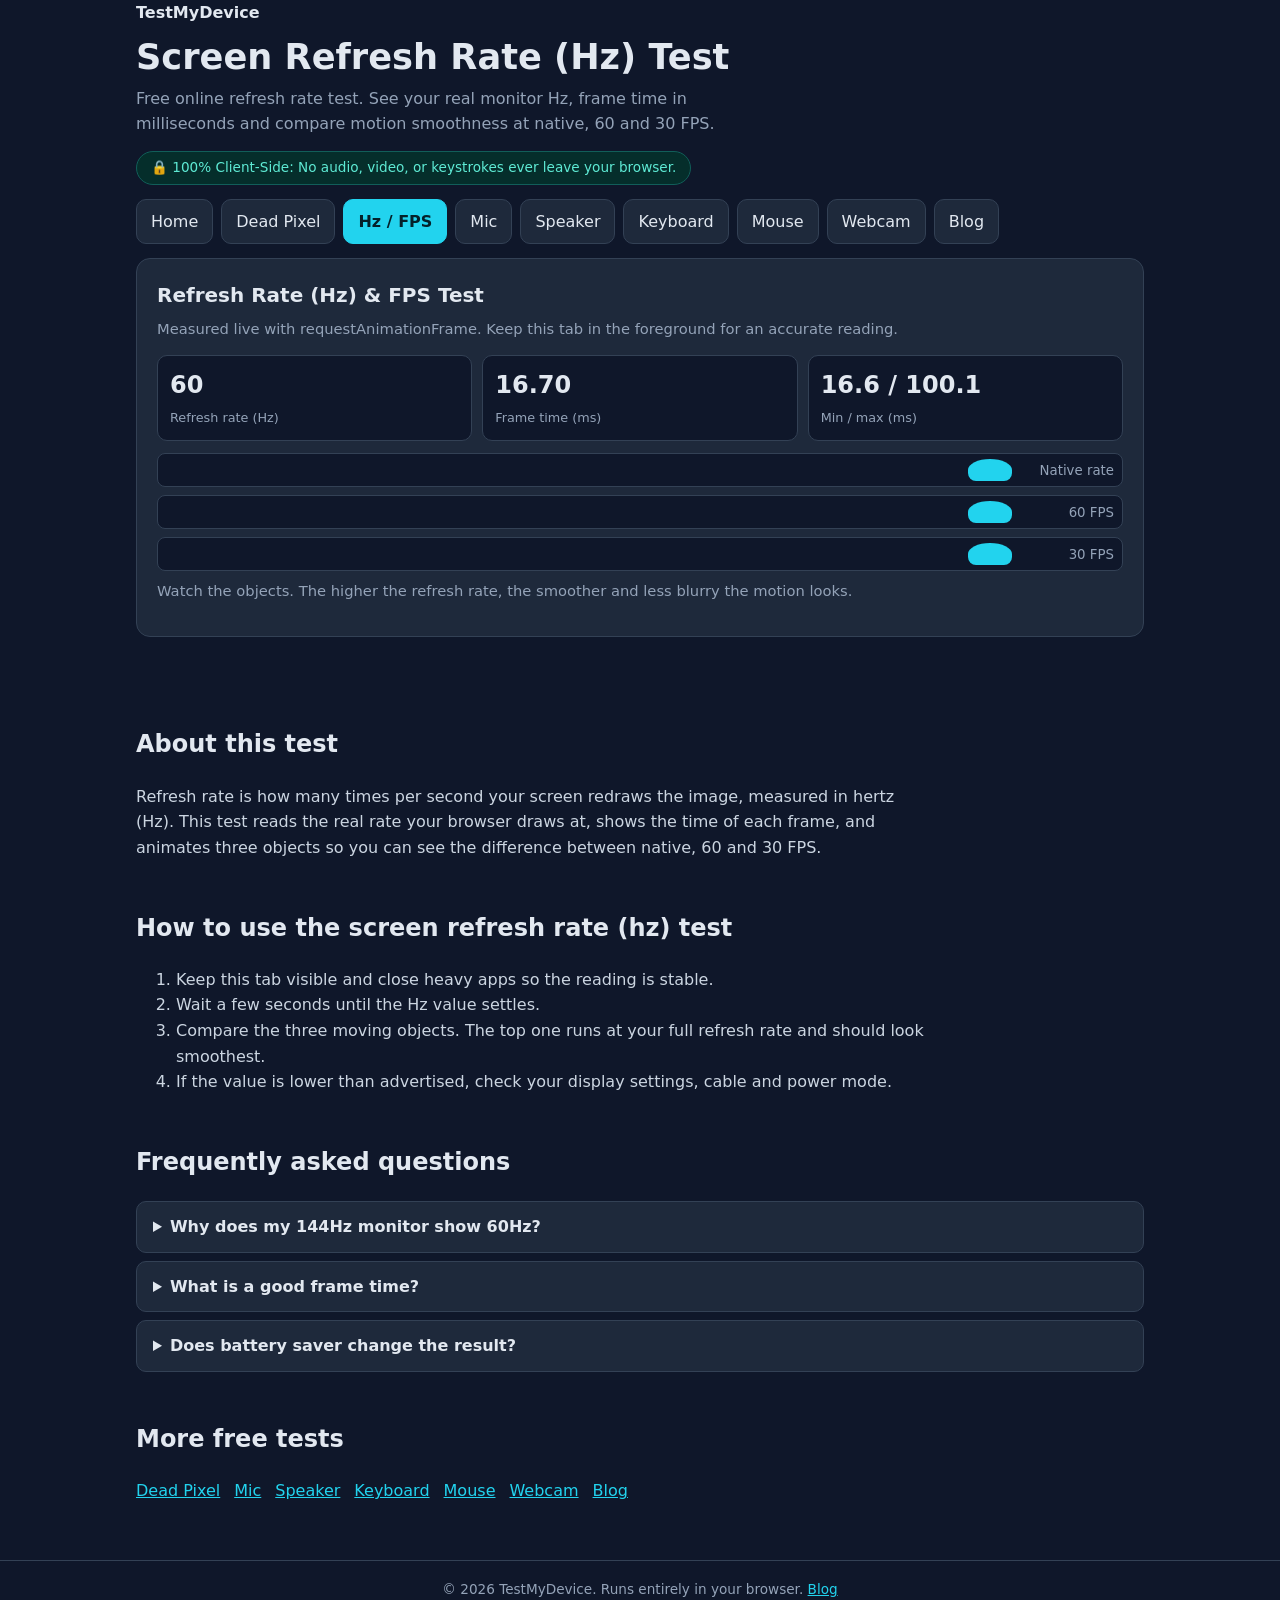
<file: refresh-rate-test/index.html>
<!DOCTYPE html>
<html lang="en"><head><meta charset="utf-8"><meta name="viewport" content="width=device-width, initial-scale=1">
<title>Screen Refresh Rate Test: Check Your Monitor Hz &amp; FPS Online</title><meta name="description" content="Free online refresh rate test. See your real monitor Hz, frame time in milliseconds and compare motion smoothness at native, 60 and 30 FPS."><meta name="theme-color" content="#0f172a">
<link rel="canonical" href="https://testmydevice.shaor.workers.dev/refresh-rate-test/"><link rel="stylesheet" href="/style.css">
<link rel="icon" href="data:image/svg+xml,%3Csvg xmlns='http://www.w3.org/2000/svg' viewBox='0 0 32 32'%3E%3Crect width='32' height='32' rx='7' fill='%230f172a'/%3E%3Crect x='6' y='8' width='20' height='13' rx='2' fill='none' stroke='%2322d3ee' stroke-width='2.5'/%3E%3Crect x='11' y='24' width='10' height='2.5' fill='%2322d3ee'/%3E%3C/svg%3E">
<meta property="og:type" content="website"><meta property="og:site_name" content="TestMyDevice"><meta property="og:title" content="Screen Refresh Rate Test: Check Your Monitor Hz &amp; FPS Online"><meta property="og:description" content="Free online refresh rate test. See your real monitor Hz, frame time in milliseconds and compare motion smoothness at native, 60 and 30 FPS."><meta property="og:url" content="https://testmydevice.shaor.workers.dev/refresh-rate-test/"><meta name="twitter:card" content="summary">
<script type="application/ld+json">{"@context": "https://schema.org", "@graph": [{"@type": "WebApplication", "name": "Screen Refresh Rate (Hz) Test", "url": "https://testmydevice.shaor.workers.dev/refresh-rate-test/", "applicationCategory": "UtilitiesApplication", "operatingSystem": "Any (modern web browser)", "offers": {"@type": "Offer", "price": "0", "priceCurrency": "USD"}, "description": "Free online refresh rate test. See your real monitor Hz, frame time in milliseconds and compare motion smoothness at native, 60 and 30 FPS."}, {"@type": "FAQPage", "mainEntity": [{"@type": "Question", "name": "Why does my 144Hz monitor show 60Hz?", "acceptedAnswer": {"@type": "Answer", "text": "Windows may still be set to 60Hz, or the cable or port cannot carry the higher rate. Open Display settings, Advanced display and pick the highest refresh rate."}}, {"@type": "Question", "name": "What is a good frame time?", "acceptedAnswer": {"@type": "Answer", "text": "At 60Hz one frame takes about 16.7 ms, at 120Hz about 8.3 ms and at 144Hz about 6.9 ms. Big swings suggest stutter."}}, {"@type": "Question", "name": "Does battery saver change the result?", "acceptedAnswer": {"@type": "Answer", "text": "Yes. Many laptops and phones lower the refresh rate to save power, so test while plugged in."}}]}]}</script></head><body>
<header class="w"><a class="brand" href="/">TestMyDevice</a><h1>Screen Refresh Rate (Hz) Test</h1><p>Free online refresh rate test. See your real monitor Hz, frame time in milliseconds and compare motion smoothness at native, 60 and 30 FPS.</p><span class="badge">&#128274; 100% Client-Side: No audio, video, or keystrokes ever leave your browser.</span></header>
<main class="w"><nav aria-label="Tools" id="tabs"><a href="/">Home</a><a href="/dead-pixel-test/">Dead Pixel</a><a href="/refresh-rate-test/" aria-current="page">Hz / FPS</a><a href="/mic-test/">Mic</a><a href="/speaker-test/">Speaker</a><a href="/keyboard-test/">Keyboard</a><a href="/mouse-test/">Mouse</a><a href="/webcam-test/">Webcam</a><a href="/blog/">Blog</a></nav><section id="t-hz" class="card">
<h2>Refresh Rate (Hz) &amp; FPS Test</h2>
<p class="mu">Measured live with requestAnimationFrame. Keep this tab in the foreground for an accurate reading.</p>
<div class="g"><div class="st"><b id="hHz">-</b><span>Refresh rate (Hz)</span></div><div class="st"><b id="hMs">-</b><span>Frame time (ms)</span></div><div class="st"><b id="hMm">-</b><span>Min / max (ms)</span></div></div>
<div class="lane"><u data-fps="0"></u><small>Native rate</small></div>
<div class="lane"><u data-fps="60"></u><small>60 FPS</small></div>
<div class="lane"><u data-fps="30"></u><small>30 FPS</small></div>
<p class="mu">Watch the objects. The higher the refresh rate, the smoother and less blurry the motion looks.</p>
</section><article class="seo"><h2>About this test</h2><p>Refresh rate is how many times per second your screen redraws the image, measured in hertz (Hz). This test reads the real rate your browser draws at, shows the time of each frame, and animates three objects so you can see the difference between native, 60 and 30 FPS.</p><h2>How to use the screen refresh rate (hz) test</h2><ol><li>Keep this tab visible and close heavy apps so the reading is stable.</li><li>Wait a few seconds until the Hz value settles.</li><li>Compare the three moving objects. The top one runs at your full refresh rate and should look smoothest.</li><li>If the value is lower than advertised, check your display settings, cable and power mode.</li></ol><h2>Frequently asked questions</h2><details><summary>Why does my 144Hz monitor show 60Hz?</summary><p>Windows may still be set to 60Hz, or the cable or port cannot carry the higher rate. Open Display settings, Advanced display and pick the highest refresh rate.</p></details><details><summary>What is a good frame time?</summary><p>At 60Hz one frame takes about 16.7 ms, at 120Hz about 8.3 ms and at 144Hz about 6.9 ms. Big swings suggest stutter.</p></details><details><summary>Does battery saver change the result?</summary><p>Yes. Many laptops and phones lower the refresh rate to save power, so test while plugged in.</p></details><h2>More free tests</h2><p class="rel"><a href="/dead-pixel-test/">Dead Pixel</a><a href="/mic-test/">Mic</a><a href="/speaker-test/">Speaker</a><a href="/keyboard-test/">Keyboard</a><a href="/mouse-test/">Mouse</a><a href="/webcam-test/">Webcam</a><a href="/blog/">Blog</a></p></article></main>
<footer><div class="w">&copy; <span id="yr"></span> TestMyDevice. Runs entirely in your browser. <a href="/blog/">Blog</a></div></footer>
<script>document.getElementById("yr").textContent=new Date().getFullYear()</script><script src="/app.js" defer></script></body></html>
</file>
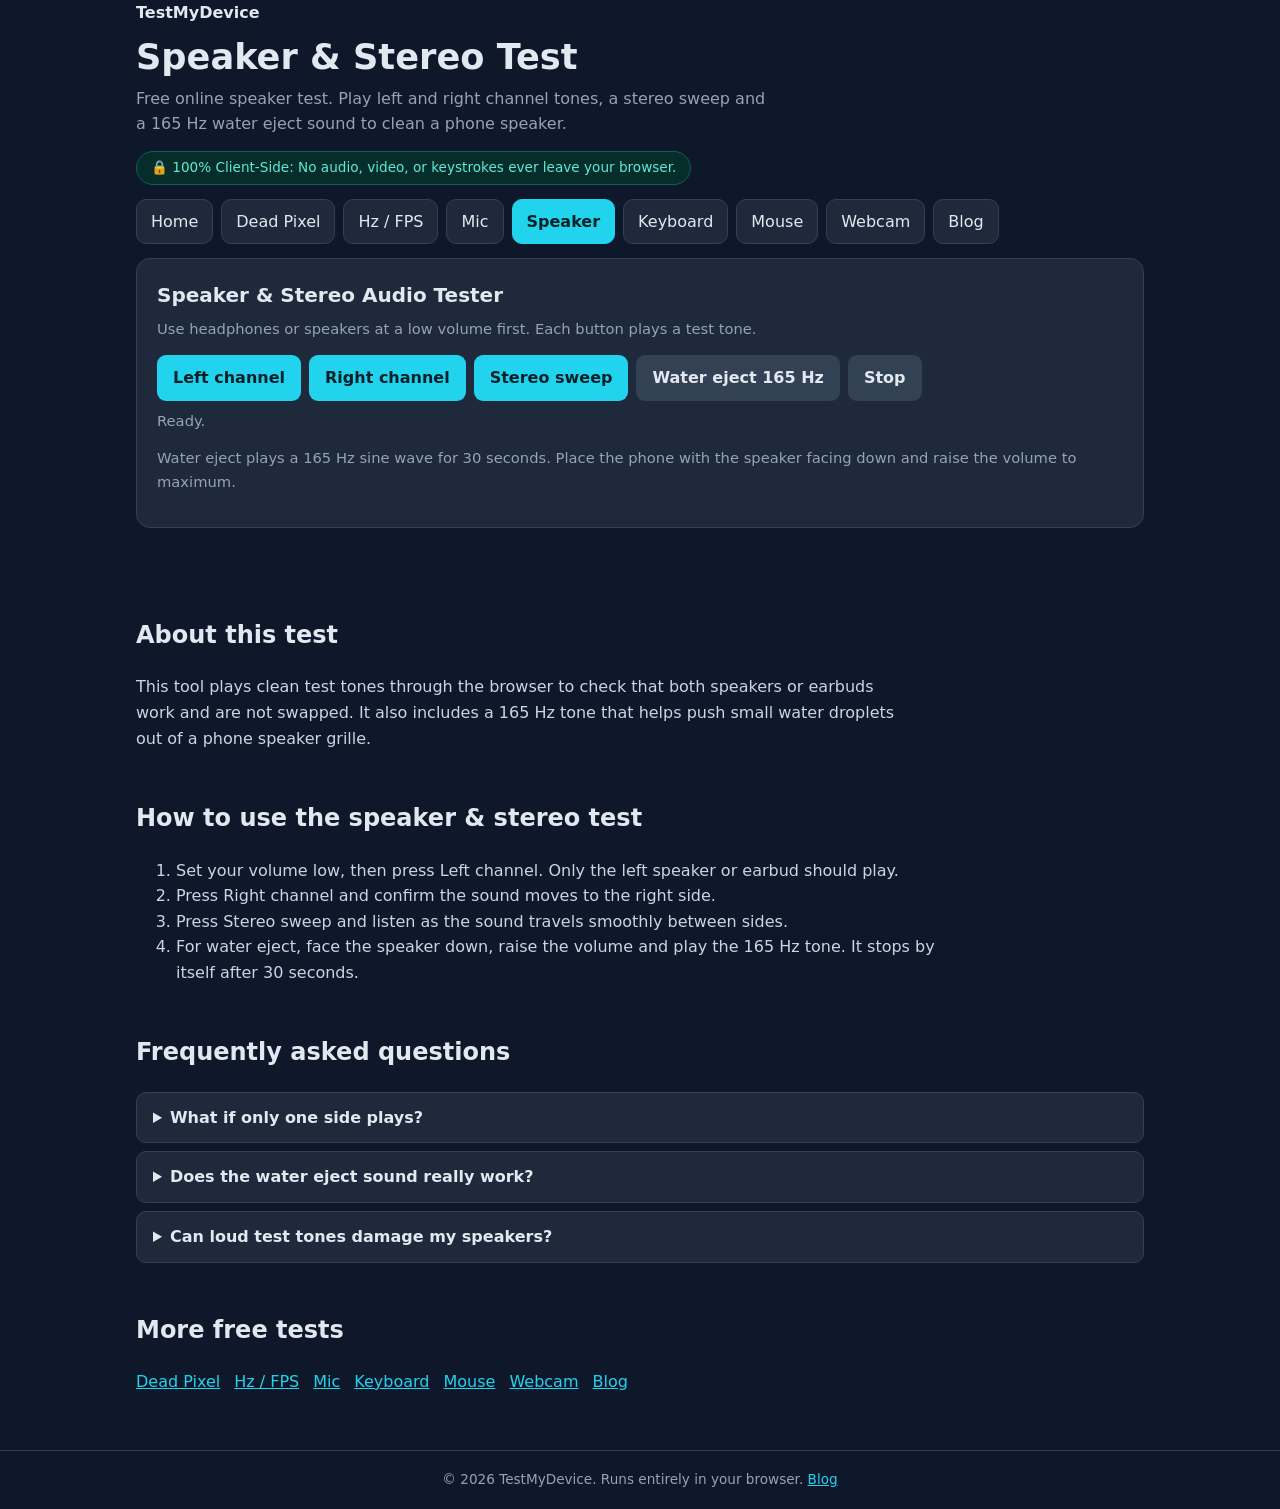
<file: speaker-test/index.html>
<!DOCTYPE html>
<html lang="en"><head><meta charset="utf-8"><meta name="viewport" content="width=device-width, initial-scale=1">
<title>Speaker Test: Left &amp; Right Stereo Test and Water Eject Sound</title><meta name="description" content="Free online speaker test. Play left and right channel tones, a stereo sweep and a 165 Hz water eject sound to clean a phone speaker."><meta name="theme-color" content="#0f172a">
<link rel="canonical" href="https://testmydevice.shaor.workers.dev/speaker-test/"><link rel="stylesheet" href="/style.css">
<link rel="icon" href="data:image/svg+xml,%3Csvg xmlns='http://www.w3.org/2000/svg' viewBox='0 0 32 32'%3E%3Crect width='32' height='32' rx='7' fill='%230f172a'/%3E%3Crect x='6' y='8' width='20' height='13' rx='2' fill='none' stroke='%2322d3ee' stroke-width='2.5'/%3E%3Crect x='11' y='24' width='10' height='2.5' fill='%2322d3ee'/%3E%3C/svg%3E">
<meta property="og:type" content="website"><meta property="og:site_name" content="TestMyDevice"><meta property="og:title" content="Speaker Test: Left &amp; Right Stereo Test and Water Eject Sound"><meta property="og:description" content="Free online speaker test. Play left and right channel tones, a stereo sweep and a 165 Hz water eject sound to clean a phone speaker."><meta property="og:url" content="https://testmydevice.shaor.workers.dev/speaker-test/"><meta name="twitter:card" content="summary">
<script type="application/ld+json">{"@context": "https://schema.org", "@graph": [{"@type": "WebApplication", "name": "Speaker & Stereo Test", "url": "https://testmydevice.shaor.workers.dev/speaker-test/", "applicationCategory": "UtilitiesApplication", "operatingSystem": "Any (modern web browser)", "offers": {"@type": "Offer", "price": "0", "priceCurrency": "USD"}, "description": "Free online speaker test. Play left and right channel tones, a stereo sweep and a 165 Hz water eject sound to clean a phone speaker."}, {"@type": "FAQPage", "mainEntity": [{"@type": "Question", "name": "What if only one side plays?", "acceptedAnswer": {"@type": "Answer", "text": "Try other headphones or another app. If the problem stays, the speaker, cable or connector is likely damaged or blocked by dust."}}, {"@type": "Question", "name": "Does the water eject sound really work?", "acceptedAnswer": {"@type": "Answer", "text": "Vibration can push small droplets out of the grille, but it cannot repair liquid damage inside. Let the device dry fully afterwards."}}, {"@type": "Question", "name": "Can loud test tones damage my speakers?", "acceptedAnswer": {"@type": "Answer", "text": "Keep the volume moderate. Long loud low tones can stress small speakers, which is why the water eject tone stops after 30 seconds."}}]}]}</script></head><body>
<header class="w"><a class="brand" href="/">TestMyDevice</a><h1>Speaker &amp; Stereo Test</h1><p>Free online speaker test. Play left and right channel tones, a stereo sweep and a 165 Hz water eject sound to clean a phone speaker.</p><span class="badge">&#128274; 100% Client-Side: No audio, video, or keystrokes ever leave your browser.</span></header>
<main class="w"><nav aria-label="Tools" id="tabs"><a href="/">Home</a><a href="/dead-pixel-test/">Dead Pixel</a><a href="/refresh-rate-test/">Hz / FPS</a><a href="/mic-test/">Mic</a><a href="/speaker-test/" aria-current="page">Speaker</a><a href="/keyboard-test/">Keyboard</a><a href="/mouse-test/">Mouse</a><a href="/webcam-test/">Webcam</a><a href="/blog/">Blog</a></nav><section id="t-spk" class="card">
<h2>Speaker &amp; Stereo Audio Tester</h2>
<p class="mu">Use headphones or speakers at a low volume first. Each button plays a test tone.</p>
<button class="btn" data-a="L">Left channel</button><button class="btn" data-a="R">Right channel</button><button class="btn" data-a="S">Stereo sweep</button><button class="btn s" data-a="W">Water eject 165 Hz</button><button class="btn s" id="aStop">Stop</button>
<p class="mu" id="aInfo">Ready.</p>
<p class="mu">Water eject plays a 165 Hz sine wave for 30 seconds. Place the phone with the speaker facing down and raise the volume to maximum.</p>
</section><article class="seo"><h2>About this test</h2><p>This tool plays clean test tones through the browser to check that both speakers or earbuds work and are not swapped. It also includes a 165 Hz tone that helps push small water droplets out of a phone speaker grille.</p><h2>How to use the speaker &amp; stereo test</h2><ol><li>Set your volume low, then press Left channel. Only the left speaker or earbud should play.</li><li>Press Right channel and confirm the sound moves to the right side.</li><li>Press Stereo sweep and listen as the sound travels smoothly between sides.</li><li>For water eject, face the speaker down, raise the volume and play the 165 Hz tone. It stops by itself after 30 seconds.</li></ol><h2>Frequently asked questions</h2><details><summary>What if only one side plays?</summary><p>Try other headphones or another app. If the problem stays, the speaker, cable or connector is likely damaged or blocked by dust.</p></details><details><summary>Does the water eject sound really work?</summary><p>Vibration can push small droplets out of the grille, but it cannot repair liquid damage inside. Let the device dry fully afterwards.</p></details><details><summary>Can loud test tones damage my speakers?</summary><p>Keep the volume moderate. Long loud low tones can stress small speakers, which is why the water eject tone stops after 30 seconds.</p></details><h2>More free tests</h2><p class="rel"><a href="/dead-pixel-test/">Dead Pixel</a><a href="/refresh-rate-test/">Hz / FPS</a><a href="/mic-test/">Mic</a><a href="/keyboard-test/">Keyboard</a><a href="/mouse-test/">Mouse</a><a href="/webcam-test/">Webcam</a><a href="/blog/">Blog</a></p></article></main>
<footer><div class="w">&copy; <span id="yr"></span> TestMyDevice. Runs entirely in your browser. <a href="/blog/">Blog</a></div></footer>
<script>document.getElementById("yr").textContent=new Date().getFullYear()</script><script src="/app.js" defer></script></body></html>
</file>
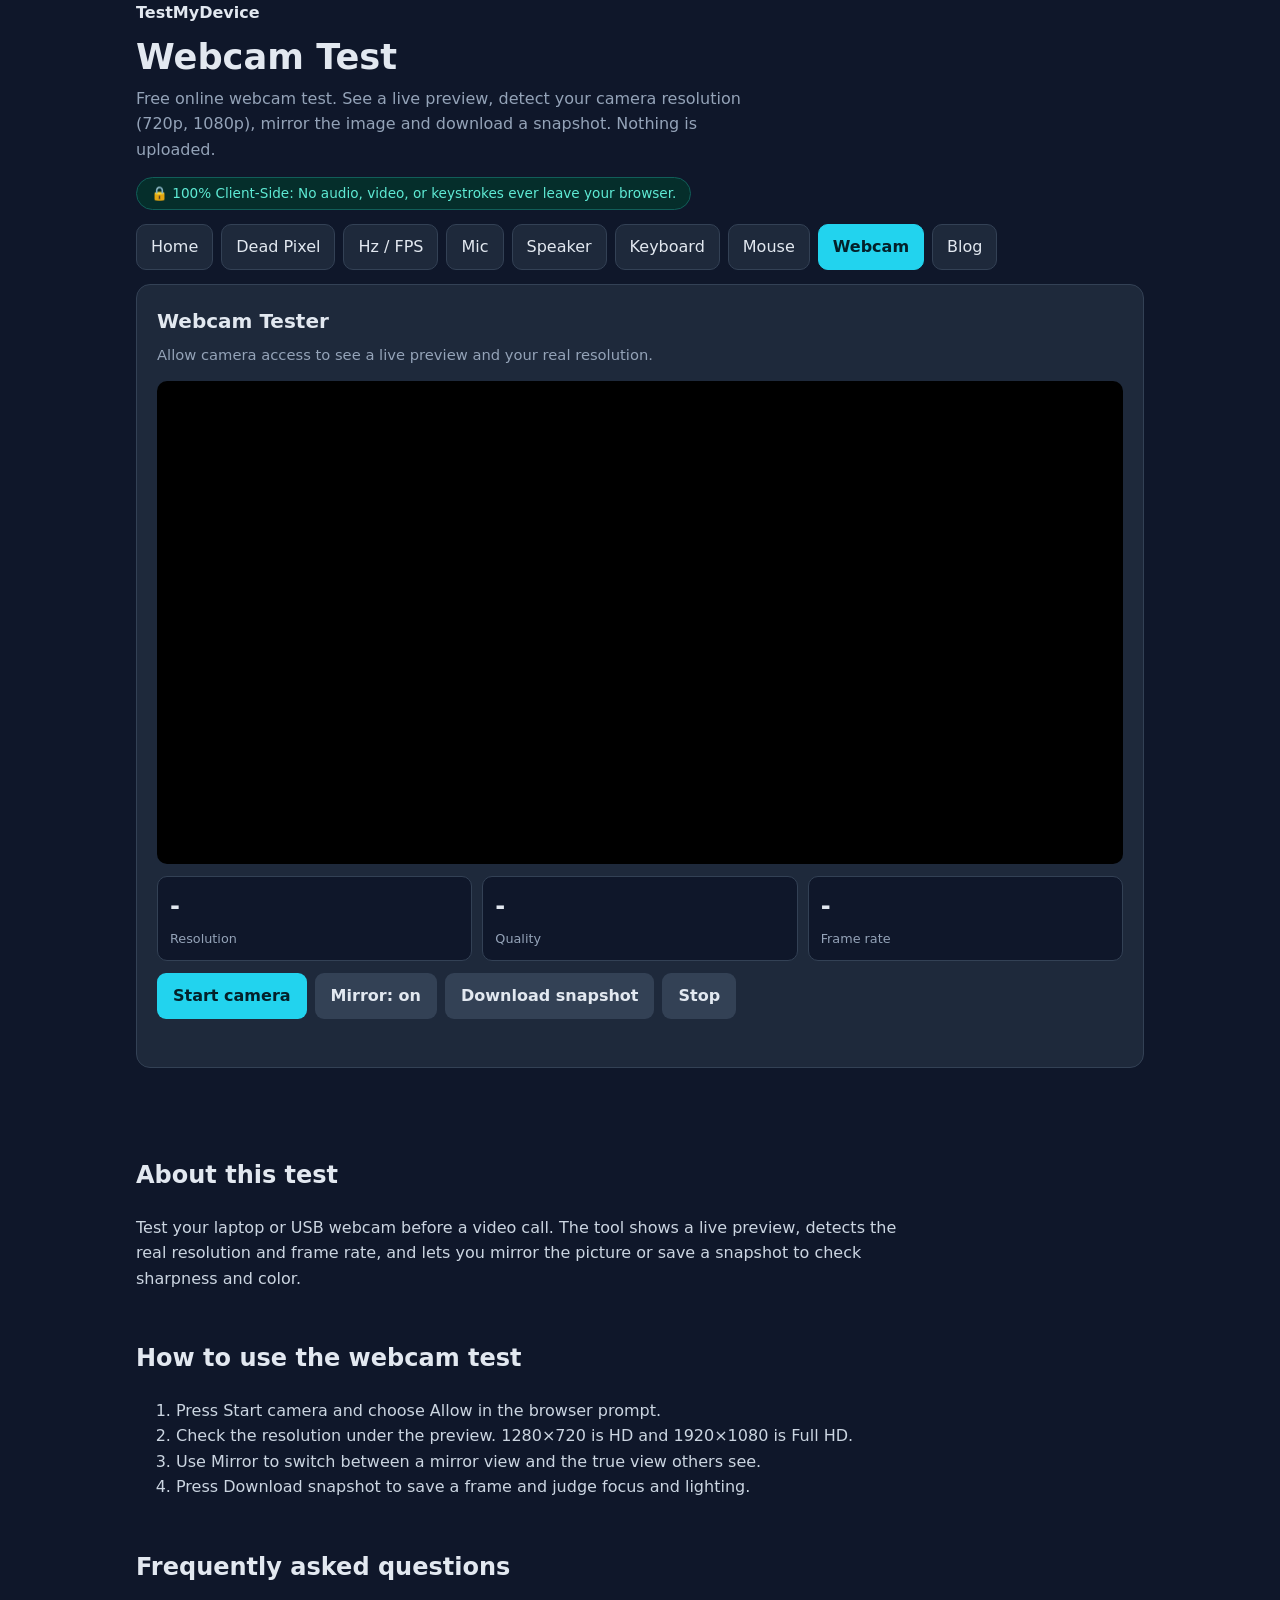
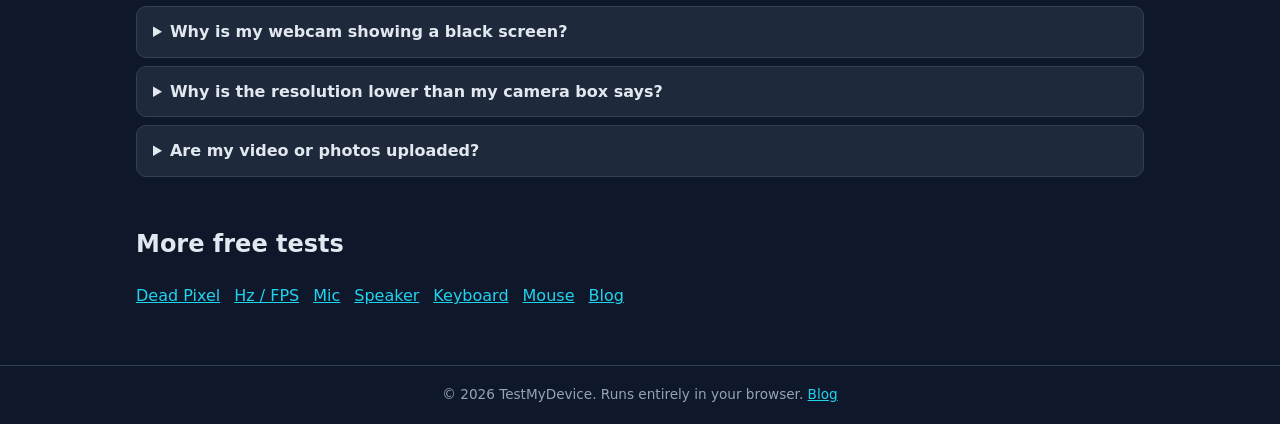
<file: webcam-test/index.html>
<!DOCTYPE html>
<html lang="en"><head><meta charset="utf-8"><meta name="viewport" content="width=device-width, initial-scale=1">
<title>Webcam Test: Check Your Camera Online, Resolution &amp; Snapshot</title><meta name="description" content="Free online webcam test. See a live preview, detect your camera resolution (720p, 1080p), mirror the image and download a snapshot. Nothing is uploaded."><meta name="theme-color" content="#0f172a">
<link rel="canonical" href="https://testmydevice.shaor.workers.dev/webcam-test/"><link rel="stylesheet" href="/style.css">
<link rel="icon" href="data:image/svg+xml,%3Csvg xmlns='http://www.w3.org/2000/svg' viewBox='0 0 32 32'%3E%3Crect width='32' height='32' rx='7' fill='%230f172a'/%3E%3Crect x='6' y='8' width='20' height='13' rx='2' fill='none' stroke='%2322d3ee' stroke-width='2.5'/%3E%3Crect x='11' y='24' width='10' height='2.5' fill='%2322d3ee'/%3E%3C/svg%3E">
<meta property="og:type" content="website"><meta property="og:site_name" content="TestMyDevice"><meta property="og:title" content="Webcam Test: Check Your Camera Online, Resolution &amp; Snapshot"><meta property="og:description" content="Free online webcam test. See a live preview, detect your camera resolution (720p, 1080p), mirror the image and download a snapshot. Nothing is uploaded."><meta property="og:url" content="https://testmydevice.shaor.workers.dev/webcam-test/"><meta name="twitter:card" content="summary">
<script type="application/ld+json">{"@context": "https://schema.org", "@graph": [{"@type": "WebApplication", "name": "Webcam Test", "url": "https://testmydevice.shaor.workers.dev/webcam-test/", "applicationCategory": "UtilitiesApplication", "operatingSystem": "Any (modern web browser)", "offers": {"@type": "Offer", "price": "0", "priceCurrency": "USD"}, "description": "Free online webcam test. See a live preview, detect your camera resolution (720p, 1080p), mirror the image and download a snapshot. Nothing is uploaded."}, {"@type": "FAQPage", "mainEntity": [{"@type": "Question", "name": "Why is my webcam showing a black screen?", "acceptedAnswer": {"@type": "Answer", "text": "Another app may be using the camera, a privacy shutter may be closed, or camera access is blocked for the browser in system settings."}}, {"@type": "Question", "name": "Why is the resolution lower than my camera box says?", "acceptedAnswer": {"@type": "Answer", "text": "Browsers choose a mode based on lighting and USB bandwidth. Try a different USB port or better light."}}, {"@type": "Question", "name": "Are my video or photos uploaded?", "acceptedAnswer": {"@type": "Answer", "text": "No. The preview and snapshots stay on your device."}}]}]}</script></head><body>
<header class="w"><a class="brand" href="/">TestMyDevice</a><h1>Webcam Test</h1><p>Free online webcam test. See a live preview, detect your camera resolution (720p, 1080p), mirror the image and download a snapshot. Nothing is uploaded.</p><span class="badge">&#128274; 100% Client-Side: No audio, video, or keystrokes ever leave your browser.</span></header>
<main class="w"><nav aria-label="Tools" id="tabs"><a href="/">Home</a><a href="/dead-pixel-test/">Dead Pixel</a><a href="/refresh-rate-test/">Hz / FPS</a><a href="/mic-test/">Mic</a><a href="/speaker-test/">Speaker</a><a href="/keyboard-test/">Keyboard</a><a href="/mouse-test/">Mouse</a><a href="/webcam-test/" aria-current="page">Webcam</a><a href="/blog/">Blog</a></nav><section id="t-cam" class="card">
<h2>Webcam Tester</h2>
<p class="mu">Allow camera access to see a live preview and your real resolution.</p>
<video id="cV" autoplay playsinline muted></video>
<div class="g" style="margin-top:12px"><div class="st"><b id="cRes">-</b><span>Resolution</span></div><div class="st"><b id="cQ">-</b><span>Quality</span></div><div class="st"><b id="cFps">-</b><span>Frame rate</span></div></div>
<button class="btn" id="cStart">Start camera</button><button class="btn s" id="cMir">Mirror: on</button><button class="btn s" id="cSnap" disabled>Download snapshot</button><button class="btn s" id="cStop" disabled>Stop</button>
<div class="msg" id="cMsg"></div>
</section><article class="seo"><h2>About this test</h2><p>Test your laptop or USB webcam before a video call. The tool shows a live preview, detects the real resolution and frame rate, and lets you mirror the picture or save a snapshot to check sharpness and color.</p><h2>How to use the webcam test</h2><ol><li>Press Start camera and choose Allow in the browser prompt.</li><li>Check the resolution under the preview. 1280×720 is HD and 1920×1080 is Full HD.</li><li>Use Mirror to switch between a mirror view and the true view others see.</li><li>Press Download snapshot to save a frame and judge focus and lighting.</li></ol><h2>Frequently asked questions</h2><details><summary>Why is my webcam showing a black screen?</summary><p>Another app may be using the camera, a privacy shutter may be closed, or camera access is blocked for the browser in system settings.</p></details><details><summary>Why is the resolution lower than my camera box says?</summary><p>Browsers choose a mode based on lighting and USB bandwidth. Try a different USB port or better light.</p></details><details><summary>Are my video or photos uploaded?</summary><p>No. The preview and snapshots stay on your device.</p></details><h2>More free tests</h2><p class="rel"><a href="/dead-pixel-test/">Dead Pixel</a><a href="/refresh-rate-test/">Hz / FPS</a><a href="/mic-test/">Mic</a><a href="/speaker-test/">Speaker</a><a href="/keyboard-test/">Keyboard</a><a href="/mouse-test/">Mouse</a><a href="/blog/">Blog</a></p></article></main>
<footer><div class="w">&copy; <span id="yr"></span> TestMyDevice. Runs entirely in your browser. <a href="/blog/">Blog</a></div></footer>
<script>document.getElementById("yr").textContent=new Date().getFullYear()</script><script src="/app.js" defer></script></body></html>
</file>
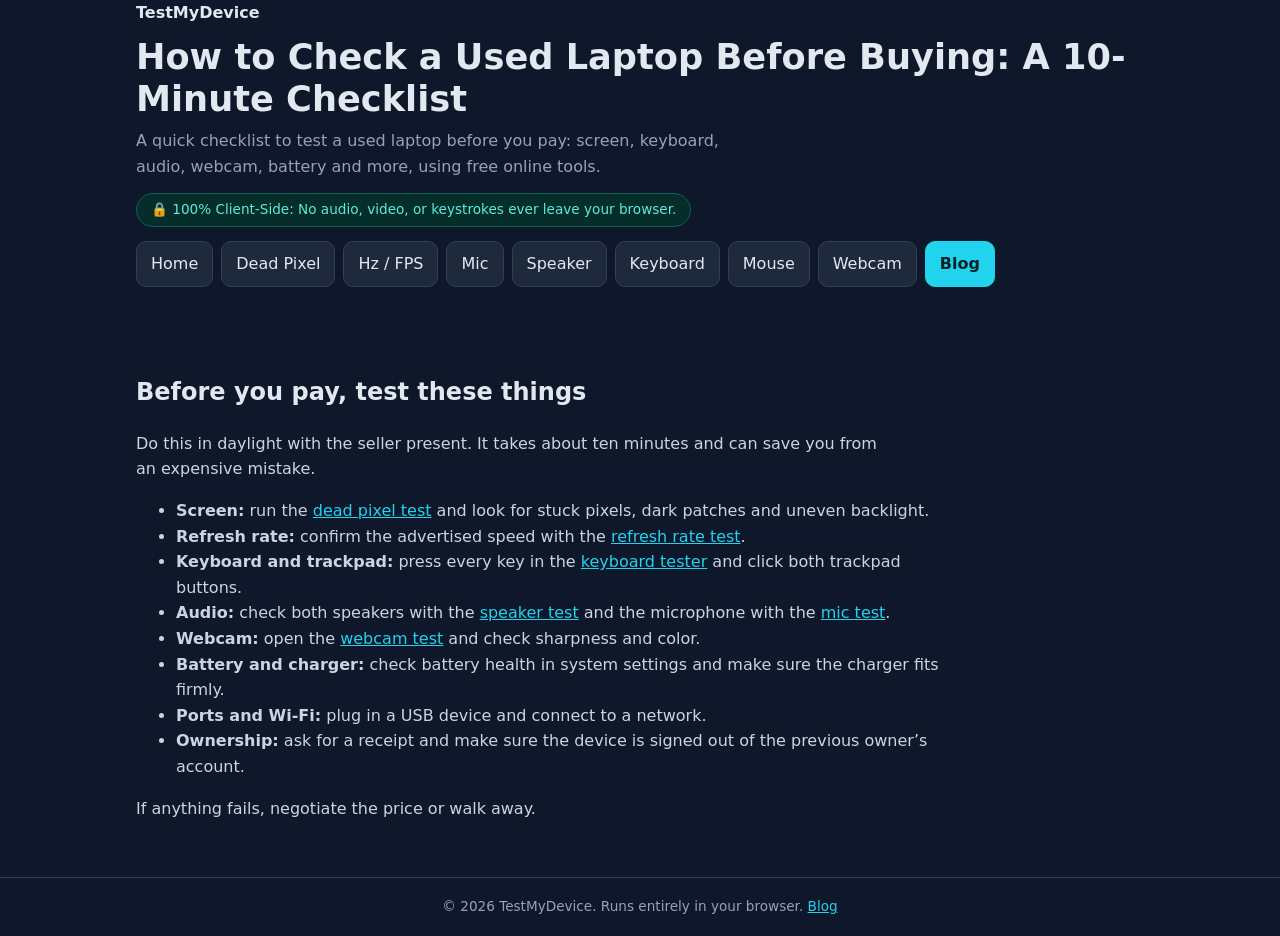
<file: blog/check-used-laptop-before-buying/index.html>
<!DOCTYPE html>
<html lang="en"><head><meta charset="utf-8"><meta name="viewport" content="width=device-width, initial-scale=1">
<title>How to Check a Used Laptop Before Buying: A 10-Minute Checklist</title><meta name="description" content="A quick checklist to test a used laptop before you pay: screen, keyboard, audio, webcam, battery and more, using free online tools."><meta name="theme-color" content="#0f172a">
<link rel="canonical" href="https://testmydevice.shaor.workers.dev/blog/check-used-laptop-before-buying/"><link rel="stylesheet" href="/style.css">
<link rel="icon" href="data:image/svg+xml,%3Csvg xmlns='http://www.w3.org/2000/svg' viewBox='0 0 32 32'%3E%3Crect width='32' height='32' rx='7' fill='%230f172a'/%3E%3Crect x='6' y='8' width='20' height='13' rx='2' fill='none' stroke='%2322d3ee' stroke-width='2.5'/%3E%3Crect x='11' y='24' width='10' height='2.5' fill='%2322d3ee'/%3E%3C/svg%3E">
<meta property="og:type" content="website"><meta property="og:site_name" content="TestMyDevice"><meta property="og:title" content="How to Check a Used Laptop Before Buying: A 10-Minute Checklist"><meta property="og:description" content="A quick checklist to test a used laptop before you pay: screen, keyboard, audio, webcam, battery and more, using free online tools."><meta property="og:url" content="https://testmydevice.shaor.workers.dev/blog/check-used-laptop-before-buying/"><meta name="twitter:card" content="summary">
<script type="application/ld+json">{"@context": "https://schema.org", "@graph": [{"@type": "Article", "headline": "How to Check a Used Laptop Before Buying: A 10-Minute Checklist", "description": "A quick checklist to test a used laptop before you pay: screen, keyboard, audio, webcam, battery and more, using free online tools.", "mainEntityOfPage": "https://testmydevice.shaor.workers.dev/blog/check-used-laptop-before-buying/"}]}</script></head><body>
<header class="w"><a class="brand" href="/">TestMyDevice</a><h1>How to Check a Used Laptop Before Buying: A 10-Minute Checklist</h1><p>A quick checklist to test a used laptop before you pay: screen, keyboard, audio, webcam, battery and more, using free online tools.</p><span class="badge">&#128274; 100% Client-Side: No audio, video, or keystrokes ever leave your browser.</span></header>
<main class="w"><nav aria-label="Tools" id="tabs"><a href="/">Home</a><a href="/dead-pixel-test/">Dead Pixel</a><a href="/refresh-rate-test/">Hz / FPS</a><a href="/mic-test/">Mic</a><a href="/speaker-test/">Speaker</a><a href="/keyboard-test/">Keyboard</a><a href="/mouse-test/">Mouse</a><a href="/webcam-test/">Webcam</a><a href="/blog/" aria-current="page">Blog</a></nav><article class="seo"><h2>Before you pay, test these things</h2><p>Do this in daylight with the seller present. It takes about ten minutes and can save you from an expensive mistake.</p><ul><li><b>Screen:</b> run the <a href="/dead-pixel-test/">dead pixel test</a> and look for stuck pixels, dark patches and uneven backlight.</li><li><b>Refresh rate:</b> confirm the advertised speed with the <a href="/refresh-rate-test/">refresh rate test</a>.</li><li><b>Keyboard and trackpad:</b> press every key in the <a href="/keyboard-test/">keyboard tester</a> and click both trackpad buttons.</li><li><b>Audio:</b> check both speakers with the <a href="/speaker-test/">speaker test</a> and the microphone with the <a href="/mic-test/">mic test</a>.</li><li><b>Webcam:</b> open the <a href="/webcam-test/">webcam test</a> and check sharpness and color.</li><li><b>Battery and charger:</b> check battery health in system settings and make sure the charger fits firmly.</li><li><b>Ports and Wi-Fi:</b> plug in a USB device and connect to a network.</li><li><b>Ownership:</b> ask for a receipt and make sure the device is signed out of the previous owner’s account.</li></ul><p>If anything fails, negotiate the price or walk away.</p></article></main>
<footer><div class="w">&copy; <span id="yr"></span> TestMyDevice. Runs entirely in your browser. <a href="/blog/">Blog</a></div></footer>
<script>document.getElementById("yr").textContent=new Date().getFullYear()</script></body></html>
</file>
<file: style.css>
:root{--bg:#0f172a;--card:#1e293b;--line:#334155;--tx:#e2e8f0;--mu:#94a3b8;--ac:#22d3ee;--ok:#4ade80;--bad:#f87171;color-scheme:dark}
*{box-sizing:border-box}html{scroll-behavior:smooth}
body{margin:0;background:var(--bg);color:var(--tx);font:16px/1.6 system-ui,-apple-system,"Segoe UI",Roboto,sans-serif}
.w{max-width:1040px;margin:0 auto;padding:0 16px}
header{padding:28px 0 12px}h1{font-size:clamp(1.5rem,4vw,2.2rem);line-height:1.2;margin:0 0 8px}
header p{color:var(--mu);margin:0 0 14px;max-width:62ch}
.badge{display:inline-block;background:#052e2b;border:1px solid #115e59;color:#5eead4;border-radius:99px;padding:5px 14px;font-size:.85rem}
nav{display:flex;gap:8px;overflow-x:auto;padding:14px 0;position:sticky;top:0;background:var(--bg);z-index:5;scrollbar-width:thin}
nav button{flex:0 0 auto;background:var(--card);color:var(--tx);border:1px solid var(--line);border-radius:10px;padding:9px 14px;font:inherit;cursor:pointer}
nav button[aria-selected=true]{background:var(--ac);color:#04212a;border-color:var(--ac);font-weight:600}
button:focus-visible,summary:focus-visible,select:focus-visible{outline:2px solid var(--ac);outline-offset:2px}
.card{background:var(--card);border:1px solid var(--line);border-radius:14px;padding:20px;margin-bottom:16px}
.card h2{margin:0 0 6px;font-size:1.25rem}.mu{color:var(--mu);font-size:.92rem;margin:0 0 14px}
.btn{background:var(--ac);color:#04212a;border:0;border-radius:9px;padding:10px 16px;font:inherit;font-weight:600;cursor:pointer;margin:0 8px 8px 0}
.btn.s{background:#334155;color:var(--tx)}.btn:active{transform:translateY(1px)}
.g{display:grid;grid-template-columns:repeat(auto-fit,minmax(150px,1fr));gap:10px;margin-bottom:12px}
.st{background:var(--bg);border:1px solid var(--line);border-radius:10px;padding:10px 12px}.st b{display:block;font-size:1.5rem;font-variant-numeric:tabular-nums}.st span{color:var(--mu);font-size:.8rem}
canvas{width:100%;background:var(--bg);border:1px solid var(--line);border-radius:10px;display:block}
#fs{position:fixed;inset:0;z-index:99;display:none;cursor:pointer}#fs.on{display:block}
#fs i{position:absolute;left:50%;bottom:24px;transform:translateX(-50%);background:#000a;color:#fff;font:normal .85rem system-ui;padding:6px 14px;border-radius:99px;animation:f 3s forwards}
@keyframes f{70%{opacity:1}to{opacity:0}}
.lane{position:relative;height:34px;background:var(--bg);border:1px solid var(--line);border-radius:8px;margin-bottom:8px;overflow:hidden}
.lane u{position:absolute;top:5px;left:0;width:44px;height:22px;border-radius:50% 50% 8px 8px;background:var(--ac);text-decoration:none;will-change:transform}
.lane small{position:absolute;right:8px;top:6px;color:var(--mu)}
.kb{display:flex;flex-direction:column;gap:4px;user-select:none;overflow-x:auto;padding-bottom:4px}
.kr{display:flex;gap:4px;min-width:640px}
.k{flex:1 1 0;min-width:0;height:40px;background:var(--bg);border:1px solid var(--line);border-radius:6px;display:flex;align-items:center;justify-content:center;font-size:.72rem;color:var(--mu)}
.k.u{background:#164e63;color:#fff;border-color:#155e75}.k.d{background:var(--ac);color:#04212a;border-color:var(--ac)}
#pad{height:180px;border:2px dashed var(--line);border-radius:12px;display:flex;align-items:center;justify-content:center;gap:10px;flex-wrap:wrap;touch-action:none;text-align:center;padding:10px;color:var(--mu)}
.mb{padding:6px 12px;border:1px solid var(--line);border-radius:8px;background:var(--bg)}.mb.d{background:var(--ac);color:#04212a}.mb.u{background:#164e63;color:#fff}
video{width:100%;max-height:60vh;background:#000;border-radius:10px;display:block}
.msg{color:var(--bad);min-height:1.4em;font-size:.9rem}
audio{width:100%;margin-top:6px}
.seo{padding:24px 0 40px}.seo h2{margin-top:2em}.seo h3{margin:1.4em 0 .3em}.seo p,.seo li{color:#cbd5e1;max-width:75ch}
details{background:var(--card);border:1px solid var(--line);border-radius:10px;padding:12px 16px;margin-bottom:8px}summary{cursor:pointer;font-weight:600}
footer{border-top:1px solid var(--line);padding:18px 0;color:var(--mu);font-size:.85rem;text-align:center}
@media(prefers-reduced-motion:reduce){*{animation:none!important;scroll-behavior:auto!important}}
a{color:var(--ac)}a:focus-visible{outline:2px solid var(--ac);outline-offset:2px}
nav a{flex:0 0 auto;background:var(--card);color:var(--tx);border:1px solid var(--line);border-radius:10px;padding:9px 14px;text-decoration:none;white-space:nowrap}
nav a[aria-current=page]{background:var(--ac);color:#04212a;border-color:var(--ac);font-weight:600}
.brand{display:block;margin-bottom:10px;color:var(--tx);text-decoration:none;font-weight:700}
.tg{display:grid;grid-template-columns:repeat(auto-fit,minmax(230px,1fr));gap:12px;margin:18px 0}
.tg a{display:block;background:var(--card);border:1px solid var(--line);border-radius:12px;padding:16px;color:var(--tx);text-decoration:none}
.tg a:hover{border-color:var(--ac)}.tg b{display:block;margin-bottom:4px}.tg span{color:var(--mu);font-size:.9rem}
.rel a{margin-right:14px;white-space:nowrap}
</file>
